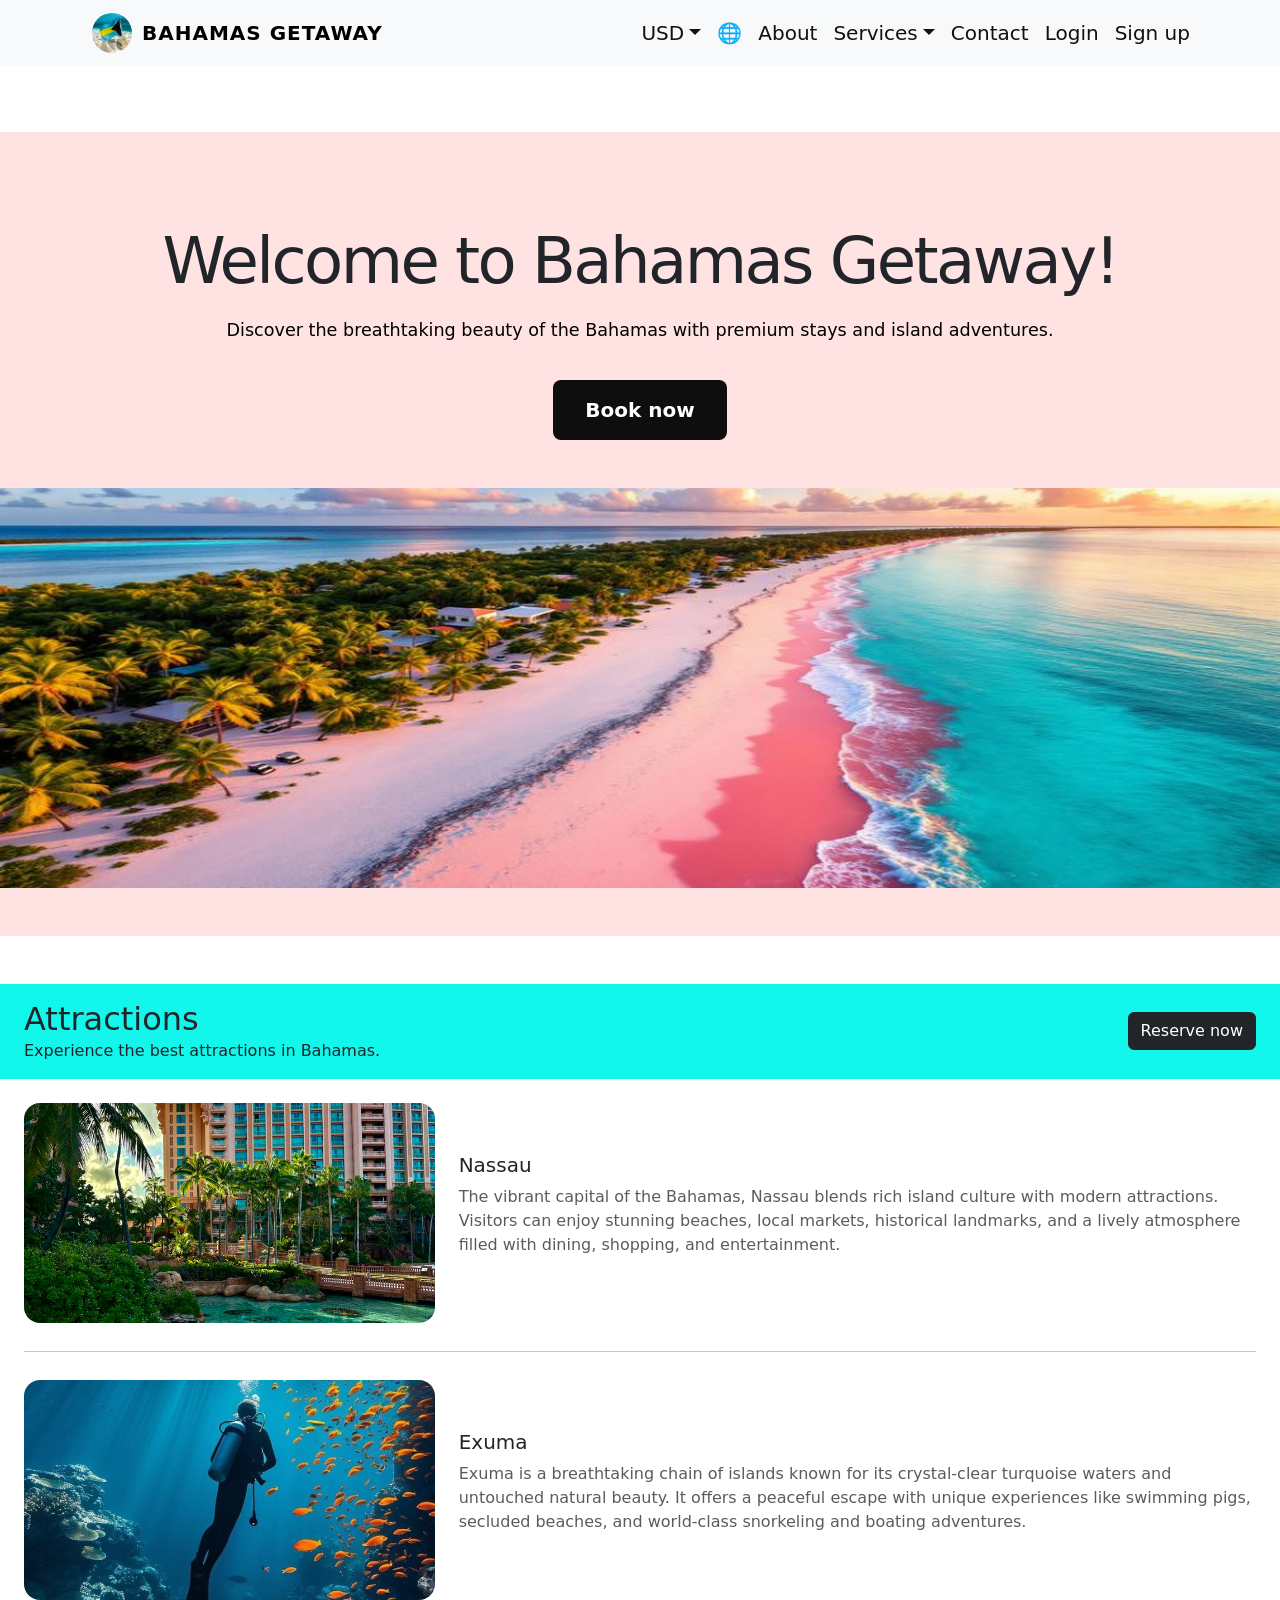
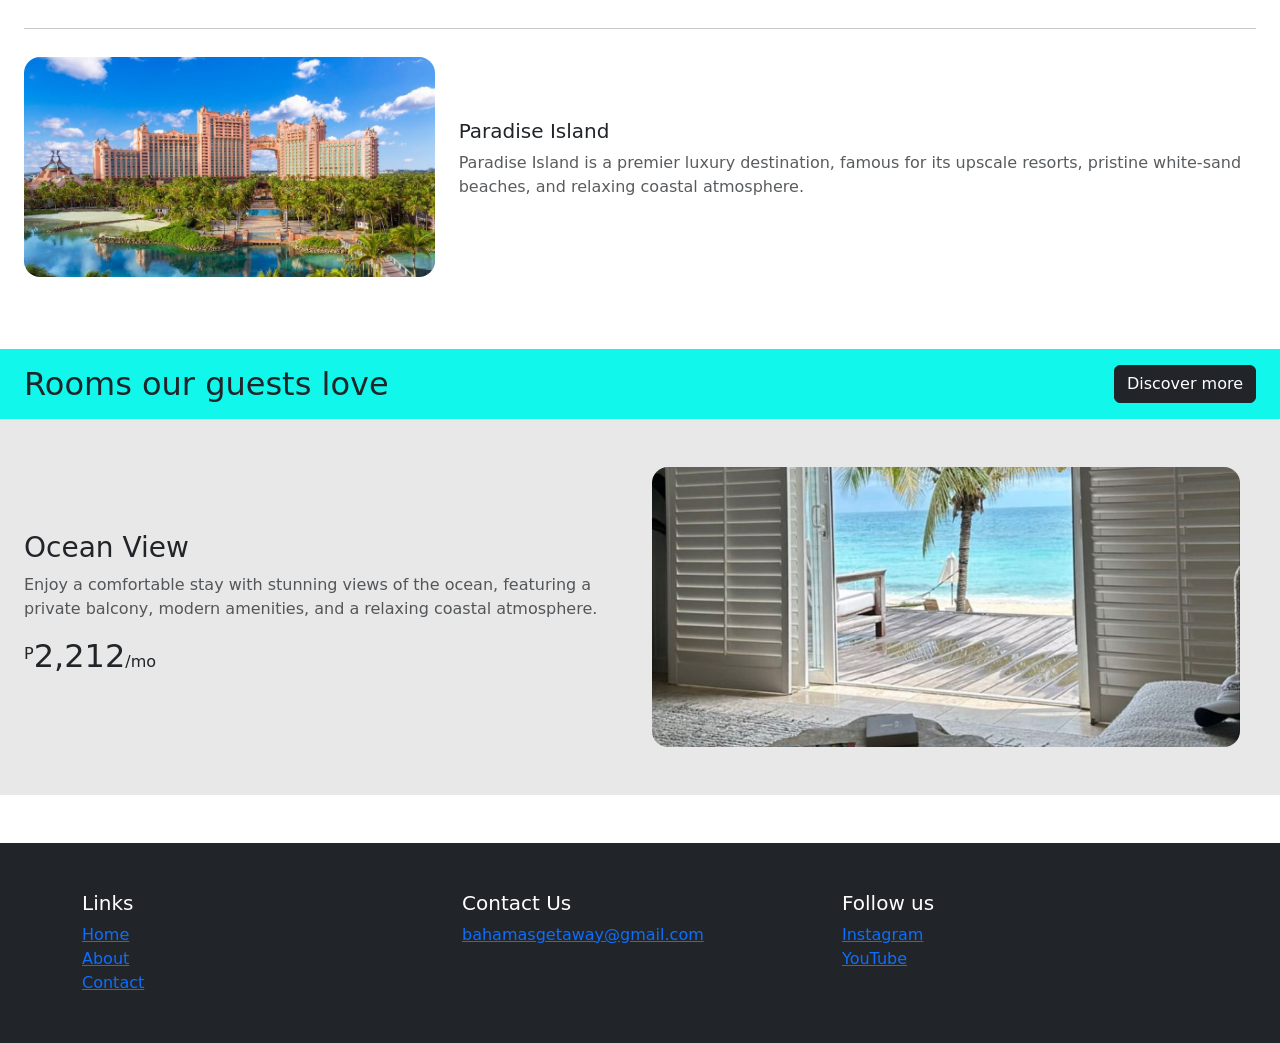
<file: index.html>
<!DOCTYPE html>
<html lang="en">

<head>
    <meta charset="UTF-8">
    <meta name="viewport" content="width=device-width, initial-scale=1.0">
    <title>Bahamas Getaway</title>
    <link rel="icon" type="image/png" href="images/favicon-32x32.png">
    <link rel="stylesheet" href="https://cdn.jsdelivr.net/npm/bootstrap@5.3.0/dist/css/bootstrap.min.css">
    <link rel="stylesheet" href="styles.css">
    <script src="https://cdn.jsdelivr.net/npm/bootstrap@5.3.0/dist/js/bootstrap.bundle.min.js" defer></script>

</head>

<body>
    <nav class="navbar navbar-expand-lg navbar-light bg-light fixed-top">
        <div class="container">
            <a class="navbar-brand fw-bold" href="index.html">

                <div id="id-logo">
                    <img src="images/bha.jpg" id="Logo" alt="The Bahamas flag under the ocean"
                        style="height: 40px; margin-left: 10px;"> Bahamas Getaway
                </div>
            </a>


            <button class="navbar-toggler" type="button" data-bs-toggle="collapse" data-bs-target="#navMenu"
                aria-controls="navMenu" aria-expanded="false" aria-label="Toggle navigation">
                <span class="navbar-toggler-icon"></span>
            </button>

            <div class="collapse navbar-collapse" id="navMenu">
                <ul class="navbar-nav ms-auto">
                    <li class="nav-item dropdown">
                        <a class="nav-link dropdown-toggle" href="#" id="currencyDropdown" role="button"
                            data-bs-toggle="dropdown" aria-expanded="false">USD</a>
                        <ul class="dropdown-menu" aria-labelledby="currencyDropdown">
                            <li><a class="dropdown-item" href="#">USD ($)</a></li>
                            <li><a class="dropdown-item" href="#">BWP (P)</a></li>
                            <li><a class="dropdown-item" href="#">EUR (€)</a></li>
                            <li><a class="dropdown-item" href="#">GBP (£)</a></li>
                        </ul>
                    </li>
                    <li class="nav-item dropdown">
                        <a class="nav-link" href="#" id="languageDropdown" role="button" data-bs-toggle="dropdown"
                            aria-expanded="false">🌐</a>
                        <ul class="dropdown-menu" aria-labelledby="languageDropdown">
                            <li><a class="dropdown-item" href="#">English</a></li>
                            <li><a class="dropdown-item" href="#">Español</a></li>
                            <li><a class="dropdown-item" href="#">Français</a></li>
                        </ul>
                    </li>
                    <li class="nav-item"><a class="nav-link" href="About.html">About</a></li>
                    <li class="nav-item dropdown">
                        <a class="nav-link dropdown-toggle" href="#" id="servicesDropdown" role="button"
                            data-bs-toggle="dropdown" aria-expanded="false">Services</a>
                        <ul class="dropdown-menu" aria-labelledby="servicesDropdown">
                            <li><a class="dropdown-item" href="Rooms.html">Rooms</a></li>
                            <li><a class="dropdown-item" href="CarRental.html">Car rental</a></li>
                            <li><a class="dropdown-item" href="Attractions.html">Attractions</a></li>
                        </ul>
                    </li>
                    <li class="nav-item"><a class="nav-link" href="Contact.html">Contact</a></li>
                    <li class="nav-item"><a class="nav-link" href="Login.html">Login</a></li>
                    <li class="nav-item"><a class="nav-link" href="SignUp.html">Sign up</a></li>
                </ul>
                </li>
                </ul>
            </div>
        </div>
    </nav>

    <main class="mt-5 pt-4">
        <section class="hero" id="About">

            <div class="container text-center text-lg-start">
                <div class="card-body text-center p-5">
                    <h1>Welcome to Bahamas Getaway!</h1>
                    <p>Discover the breathtaking beauty of the Bahamas with premium stays and island adventures.</p>

                    <a href="Rooms.html" class="btn btn-primary btn-lg" id="book_button"
                        style="background-color: #0e0e0e;">
                        Book now
                    </a>
                </div>

            </div>

            <div class="hero-image">
                <img src="images/beach.jpg" alt="Bahamas beach scene">
            </div>

            </div>
        </section>



        <section class="my-5" id="Attractions">
            <div class="d-flex justify-content-between align-items-center px-4 py-3" style="background: #12f7eb;">
                <div>
                    <h2 class="mb-0">Attractions</h2>
                    <p class="mb-0">Experience the best attractions in Bahamas.</p>
                </div>
                <a href="Attractions.html" class="btn btn-dark">Reserve now</a>
            </div>

            <div class="px-4 py-4" style="background: #ffffff;">
                <div class="d-flex flex-column gap-4">

                    <div class="row g-0 align-items-center">
                        <div class="col-md-4">
                            <img src="images/nassau.jpg" class="img-fluid rounded-4 w-100"
                                style="height:220px; object-fit:cover;" alt="Nassau">
                        </div>
                        <div class="col-md-8 ps-4">
                            <h5>Nassau</h5>
                            <p class="text-muted">The vibrant capital of the Bahamas, Nassau blends rich island
                                culture with modern attractions. Visitors can enjoy stunning beaches, local markets,
                                historical landmarks, and a lively atmosphere filled with dining, shopping, and
                                entertainment.</p>
                        </div>
                    </div>

                    <hr class="my-1">

                    <div class="row g-0 align-items-center">
                        <div class="col-md-4">
                            <img src="images/exuma.jpg" class="img-fluid rounded-4 w-100"
                                style="height:220px; object-fit:cover;" alt="Exuma">
                        </div>
                        <div class="col-md-8 ps-4">
                            <h5>Exuma</h5>
                            <p class="text-muted">Exuma is a breathtaking chain of islands known for its crystal-clear
                                turquoise waters and untouched natural beauty. It offers a peaceful escape with unique
                                experiences like swimming pigs, secluded beaches, and world-class snorkeling and boating
                                adventures.</p>
                        </div>
                    </div>

                    <hr class="my-1">

                    <div class="row g-0 align-items-center">
                        <div class="col-md-4">
                            <img src="images/paradise.jpg" class="img-fluid rounded-4 w-100"
                                style="height:220px; object-fit:cover;" alt="Paradise Island">
                        </div>
                        <div class="col-md-8 ps-4">
                            <h5>Paradise Island</h5>
                            <p class="text-muted">Paradise Island is a premier luxury destination, famous for its
                                upscale resorts, pristine white-sand beaches, and relaxing coastal atmosphere.</p>
                        </div>
                    </div>

                </div>
            </div>
        </section>


        <section class="my-5" id="Rooms">
            
            <div class="d-flex justify-content-between align-items-center px-4 py-3" style="background: #12f7eb;">
                <h2 class="mb-0">Rooms our guests love</h2>
                <a href="Rooms.html" class="btn btn-dark">Discover more</a>
            </div>

            <div class="px-4 py-5" style="background: #e8e8e8;">
                <div class="row align-items-center">

                    <div class="col-lg-6">
                        <h3>Ocean View</h3>
                        <p class="text-muted">Enjoy a comfortable stay with stunning views of the ocean,
                            featuring a private balcony, modern amenities, and a relaxing coastal atmosphere.</p>
                        <h2><sup style="font-size:1rem;">P</sup>2,212<small style="font-size:1rem;">/mo</small></h2>
                    </div>

                    <div class="col-lg-6 d-flex align-items-center gap-3">
                        <img src="images/room.jpg" class="rounded-4 w-100" style="height: 280px; object-fit: cover;"
                            alt="Ocean View Room">
                        <span style="font-size: 1.5rem; color: #aaa;"></span>
                    </div>

                </div>
            </div>
        </section>

    </main>

    <footer class="bg-dark text-white py-5" id="Contact">
        <div class="container">
            <div class="row gy-4">
                <div class="col-md-4">
                    <h5>Links</h5>
                    <a href="index.html">Home</a><br>
                    <a href="About.html">About</a><br>
                    <a href="Contact.html">Contact</a>
                </div>
                <div class="col-md-4">
                    <h5>Contact Us</h5>
                    <a href="mailto:bahamasgetaway@gmail.com">bahamasgetaway@gmail.com</a>
                </div>
                <div class="col-md-4">
                    <h5>Follow us</h5>
                    <a href="#">Instagram</a><br>
                    <a href="#">YouTube</a>
                </div>
            </div>
        </div>
    </footer>
</body>

</html>
</file>
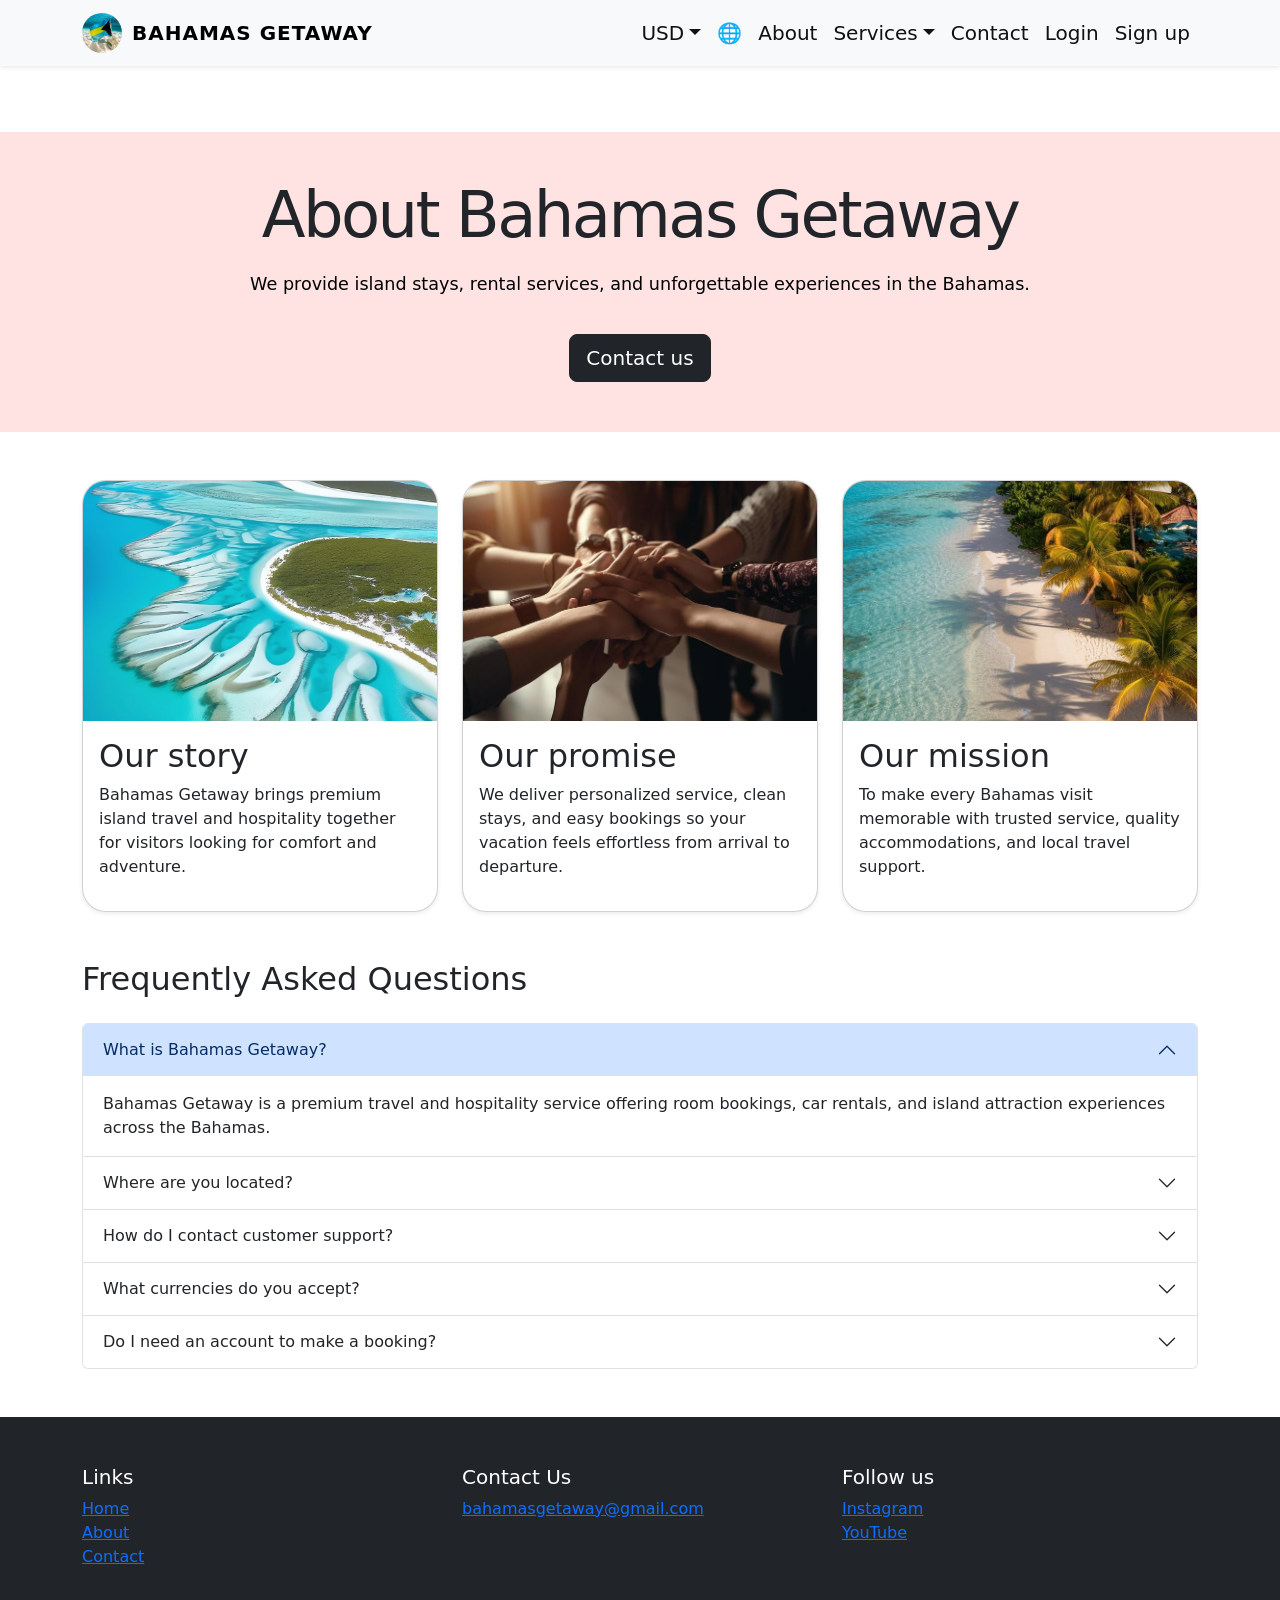
<file: About.html>
<!DOCTYPE html>
<html lang="en">

<head>
    <meta charset="UTF-8">
    <meta name="viewport" content="width=device-width, initial-scale=1.0">
    <title>About | Bahamas Getaway</title>
    <link rel="icon" type="image/png" href="images/favicon-32x32.png">
    <link rel="stylesheet" href="https://cdn.jsdelivr.net/npm/bootstrap@5.3.0/dist/css/bootstrap.min.css">
    <link rel="stylesheet" href="styles.css">
    <script src="https://cdn.jsdelivr.net/npm/bootstrap@5.3.0/dist/js/bootstrap.bundle.min.js"></script>

</head>

<body>
    <nav class="navbar navbar-expand-lg navbar-light bg-light fixed-top shadow-sm">
        <div class="container">
            <a class="navbar-brand fw-bold" href="index.html">

                <div id="id-logo">
                    <img src="images/bha.jpg" id="Logo" alt="The Bahamas flag under the ocean"
                        style="height: 40px; margin-right: 10px;"> Bahamas Getaway
                </div>
            </a>


            <button class="navbar-toggler" type="button" data-bs-toggle="collapse" data-bs-target="#navMenu"
                aria-controls="navMenu" aria-expanded="false" aria-label="Toggle navigation">
                <span class="navbar-toggler-icon"></span>
            </button>


            <div class="collapse navbar-collapse" id="navMenu">
                <ul class="navbar-nav ms-auto">
                    <li class="nav-item dropdown">
                        <a class="nav-link dropdown-toggle" href="#" id="currencyDropdown" role="button"
                            data-bs-toggle="dropdown" aria-expanded="false">USD</a>
                        <ul class="dropdown-menu" aria-labelledby="currencyDropdown">
                            <li><a class="dropdown-item" href="#">USD ($)</a></li>
                            <li><a class="dropdown-item" href="#">BWP (P)</a></li>
                            <li><a class="dropdown-item" href="#">EUR (€)</a></li>
                            <li><a class="dropdown-item" href="#">GBP (£)</a></li>
                        </ul>
                    </li>
                    <li class="nav-item dropdown">
                        <a class="nav-link" href="#" id="languageDropdown" role="button" data-bs-toggle="dropdown"
                            aria-expanded="false">🌐</a>
                        <ul class="dropdown-menu" aria-labelledby="languageDropdown">
                            <li><a class="dropdown-item" href="#">English</a></li>
                            <li><a class="dropdown-item" href="#">Español</a></li>
                            <li><a class="dropdown-item" href="#">Français</a></li>
                        </ul>
                    </li>
                    <li class="nav-item"><a class="nav-link" href="About.html">About</a></li>
                    <li class="nav-item dropdown">
                        <a class="nav-link dropdown-toggle" href="#" id="servicesDropdown" role="button"
                            data-bs-toggle="dropdown" aria-expanded="false">Services</a>
                        <ul class="dropdown-menu" aria-labelledby="servicesDropdown">
                            <li><a class="dropdown-item" href="Rooms.html">Rooms</a></li>
                            <li><a class="dropdown-item" href="CarRental.html">Car rental</a></li>
                            <li><a class="dropdown-item" href="Attractions.html">Attractions</a></li>
                        </ul>
                    </li>
                    <li class="nav-item"><a class="nav-link" href="Contact.html">Contact</a></li>
                    <li class="nav-item"><a class="nav-link" href="Login.html">Login</a></li>
                    <li class="nav-item"><a class="nav-link" href="SignUp.html">Sign up</a></li>
                </ul>
            </div>
        </div>
    </nav>

    <main class="mt-5 pt-4">
        <section class="hero py-5">
            <div class="d-flex flex-column align-items-center text-lg-start">
                <h1>About Bahamas Getaway</h1>
                <p>We provide island stays, rental services, and unforgettable experiences in the Bahamas.</p>
                <a href="Contact.html" class="btn btn-dark btn-lg ">Contact us</a>
            </div>
        </section>

        <section class="container my-5">
            <div class="row gy-4">
                <div class="col-lg-4">
                    <div class="card h-100 shadow-sm">
                        <img src="images/About/our-story.jpg" class="card-img-top"
                            alt="Aerial view of the Bahamas coastline">
                        <div class="card-body">
                            <h2>Our story</h2>
                            <p>Bahamas Getaway brings premium island travel and hospitality together for visitors
                                looking for
                                comfort and adventure.</p>
                        </div>
                    </div>
                </div>
                <div class="col-lg-4">
                    <div class="card h-100 shadow-sm">
                        <img src="images/About/our Promise.jpg" class="card-img-top" alt="Team of friendly staff">
                        <div class="card-body">
                            <h2>Our promise</h2>
                            <p>We deliver personalized service, clean stays, and easy bookings so your vacation feels
                                effortless
                                from arrival to departure.</p>
                        </div>
                    </div>
                </div>
                <div class="col-lg-4">
                    <div class="card h-100 shadow-sm">
                        <img src="images/About/our-mission.jpg" class="card-img-top" alt="Scenic view of the Bahamas">
                        <div class="card-body">
                            <h2>Our mission</h2>
                            <p>To make every Bahamas visit memorable with trusted service, quality accommodations, and
                                local
                                travel support.</p>
                        </div>
                    </div>
                </div>
            </div>
        </section>

        <section class="container my-5">
            <h2 class="mb-4">Frequently Asked Questions</h2>
            <div class="accordion" id="aboutFAQ">

                <div class="accordion-item">
                    <h2 class="accordion-header" id="faq1">
                        <button class="accordion-button" type="button" data-bs-toggle="collapse"
                            data-bs-target="#answer1" aria-expanded="true" aria-controls="answer1">
                            What is Bahamas Getaway?
                        </button>
                    </h2>
                    <div id="answer1" class="accordion-collapse collapse show" aria-labelledby="faq1"
                        data-bs-parent="#aboutFAQ">
                        <div class="accordion-body">
                            Bahamas Getaway is a premium travel and hospitality service offering room bookings, car
                            rentals, and island attraction experiences across the Bahamas.
                        </div>
                    </div>
                </div>

                <div class="accordion-item">
                    <h2 class="accordion-header" id="faq2">
                        <button class="accordion-button collapsed" type="button" data-bs-toggle="collapse"
                            data-bs-target="#answer2" aria-expanded="false" aria-controls="answer2">
                            Where are you located?
                        </button>
                    </h2>
                    <div id="answer2" class="accordion-collapse collapse" aria-labelledby="faq2"
                        data-bs-parent="#aboutFAQ">
                        <div class="accordion-body">
                            We are based in Nassau, Bahamas, but our services cover multiple islands including Exuma and
                            Paradise Island.
                        </div>
                    </div>
                </div>

                <div class="accordion-item">
                    <h2 class="accordion-header" id="faq3">
                        <button class="accordion-button collapsed" type="button" data-bs-toggle="collapse"
                            data-bs-target="#answer3" aria-expanded="false" aria-controls="answer3">
                            How do I contact customer support?
                        </button>
                    </h2>
                    <div id="answer3" class="accordion-collapse collapse" aria-labelledby="faq3"
                        data-bs-parent="#aboutFAQ">
                        <div class="accordion-body">
                            You can reach us via email at bahamasgetaway@gmail.com or through our Contact page. We aim
                            to respond within 24 hours.
                        </div>
                    </div>
                </div>

                <div class="accordion-item">
                    <h2 class="accordion-header" id="faq4">
                        <button class="accordion-button collapsed" type="button" data-bs-toggle="collapse"
                            data-bs-target="#answer4" aria-expanded="false" aria-controls="answer4">
                            What currencies do you accept?
                        </button>
                    </h2>
                    <div id="answer4" class="accordion-collapse collapse" aria-labelledby="faq4"
                        data-bs-parent="#aboutFAQ">
                        <div class="accordion-body">
                            We accept USD, BWP (Pula), EUR, and GBP. Prices displayed can be switched using the currency
                            selector in the navigation bar.
                        </div>
                    </div>
                </div>

                <div class="accordion-item">
                    <h2 class="accordion-header" id="faq5">
                        <button class="accordion-button collapsed" type="button" data-bs-toggle="collapse"
                            data-bs-target="#answer5" aria-expanded="false" aria-controls="answer5">
                            Do I need an account to make a booking?
                        </button>
                    </h2>
                    <div id="answer5" class="accordion-collapse collapse" aria-labelledby="faq5"
                        data-bs-parent="#aboutFAQ">
                        <div class="accordion-body">
                            No, you can book as a guest. However creating an account lets you manage your bookings, save
                            favourites, and get personalized recommendations.
                        </div>
                    </div>
                </div>

            </div>
        </section>
    </main>

    <footer class="bg-dark text-white py-5">
        <div class="container">
            <div class="row gy-4">
                <div class="col-md-4">
                    <h5>Links</h5>
                    <a href="index.html">Home</a><br>
                    <a href="About.html">About</a><br>
                    <a href="Contact.html">Contact</a>
                </div>
                <div class="col-md-4">
                    <h5>Contact Us</h5>
                    <a href="mailto:bahamasgetaway@gmail.com">bahamasgetaway@gmail.com</a>
                </div>
                <div class="col-md-4">
                    <h5>Follow us</h5>
                    <a href="#">Instagram</a><br>
                    <a href="#">YouTube</a>
                </div>
            </div>
        </div>
    </footer>
</body>

</html>
</file>
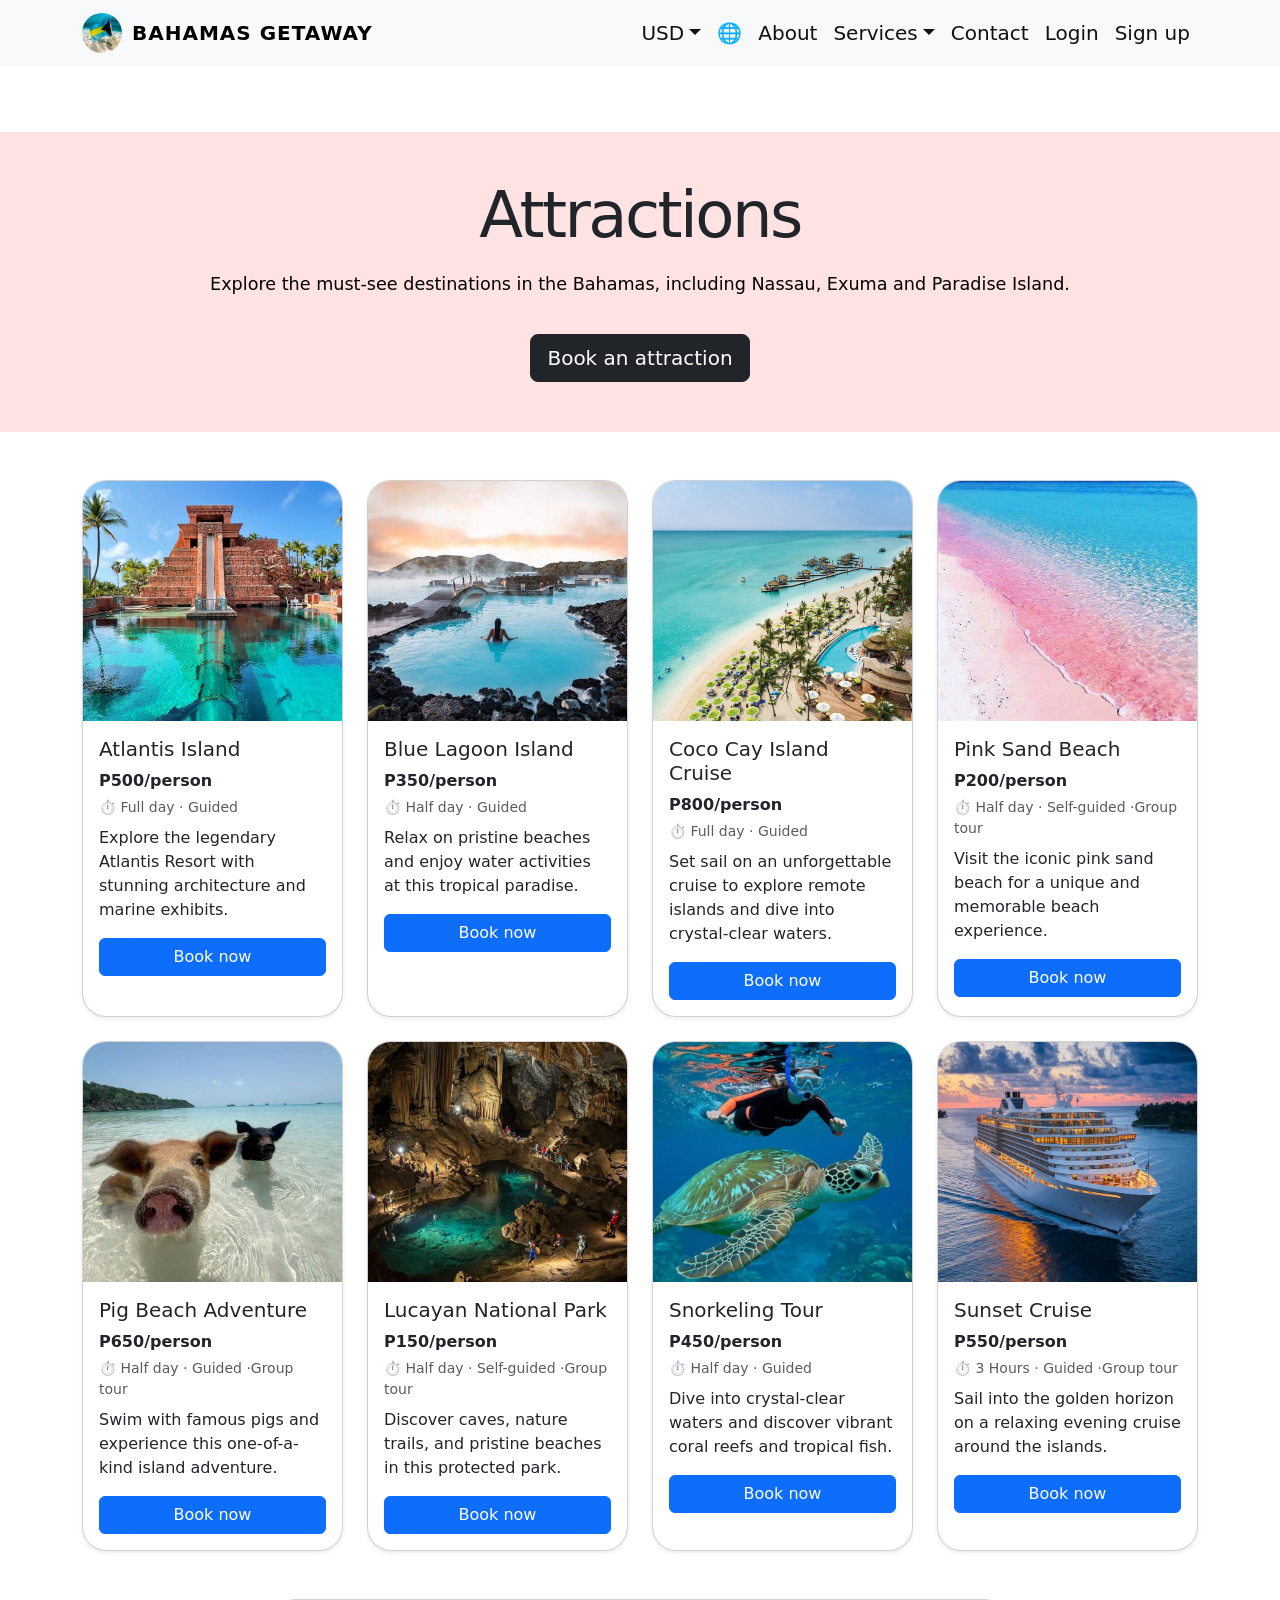
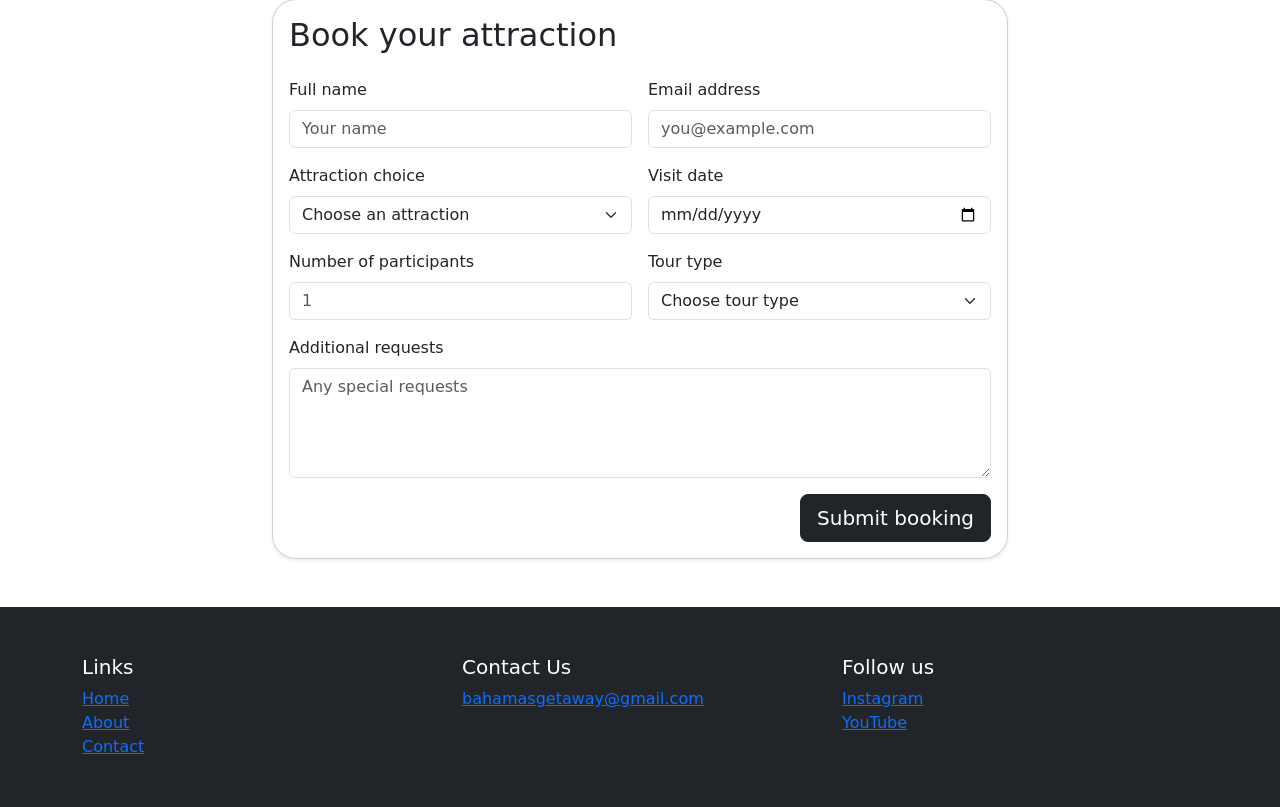
<file: Attractions.html>
﻿<!DOCTYPE html>
<html lang="en">

<head>
    <meta charset="UTF-8">
    <meta name="viewport" content="width=device-width, initial-scale=1.0">
    <title>Attractions | Bahamas Getaway</title>
    <link rel="icon" type="image/png" href="images/favicon-32x32.png">
    <link href="https://cdn.jsdelivr.net/npm/bootstrap@5.3.0/dist/css/bootstrap.min.css" rel="stylesheet">
    <link rel="stylesheet" href="styles.css">
    <script src="https://cdn.jsdelivr.net/npm/bootstrap@5.3.0/dist/js/bootstrap.bundle.min.js"></script>
</head>

<body>
    <nav class="navbar navbar-expand-lg navbar-light bg-light fixed-top">
        <div class="container">
            <a class="navbar-brand fw-bold" href="index.html">
                <div id="id-logo">
                    <img src="images/bha.jpg" id="Logo" alt="The Bahamas flag under the ocean"
                        style="height: 40px; margin-right: 10px;"> Bahamas Getaway
                </div>
            </a>
            <button class="navbar-toggler" type="button" data-bs-toggle="collapse" data-bs-target="#navMenu"
                aria-controls="navMenu" aria-expanded="false" aria-label="Toggle navigation">
                <span class="navbar-toggler-icon"></span>
            </button>
            <div class="collapse navbar-collapse" id="navMenu">
                <ul class="navbar-nav ms-auto">
                    <li class="nav-item dropdown">
                        <a class="nav-link dropdown-toggle" href="#" id="currencyDropdown" role="button"
                            data-bs-toggle="dropdown" aria-expanded="false">USD</a>
                        <ul class="dropdown-menu" aria-labelledby="currencyDropdown">
                            <li><a class="dropdown-item" href="#">USD ($)</a></li>
                            <li><a class="dropdown-item" href="#">BWP (P)</a></li>
                            <li><a class="dropdown-item" href="#">EUR (€)</a></li>
                            <li><a class="dropdown-item" href="#">GBP (£)</a></li>
                        </ul>
                    </li>
                    <li class="nav-item dropdown">
                        <a class="nav-link" href="#" id="languageDropdown" role="button" data-bs-toggle="dropdown"
                            aria-expanded="false">🌐</a>
                        <ul class="dropdown-menu" aria-labelledby="languageDropdown">
                            <li><a class="dropdown-item" href="#">English</a></li>
                            <li><a class="dropdown-item" href="#">Español</a></li>
                            <li><a class="dropdown-item" href="#">Français</a></li>
                        </ul>
                    </li>
                    <li class="nav-item"><a class="nav-link" href="About.html">About</a></li>
                    <li class="nav-item dropdown">
                        <a class="nav-link dropdown-toggle" href="#" id="servicesDropdown" role="button"
                            data-bs-toggle="dropdown" aria-expanded="false">Services</a>
                        <ul class="dropdown-menu" aria-labelledby="servicesDropdown">
                            <li><a class="dropdown-item" href="Rooms.html">Rooms</a></li>
                            <li><a class="dropdown-item" href="CarRental.html">Car rental</a></li>
                            <li><a class="dropdown-item" href="Attractions.html">Attractions</a></li>
                        </ul>
                    </li>
                    <li class="nav-item"><a class="nav-link" href="Contact.html">Contact</a></li>
                    <li class="nav-item"><a class="nav-link" href="Login.html">Login</a></li>
                    <li class="nav-item"><a class="nav-link" href="SignUp.html">Sign up</a></li>
                </ul>
            </div>
        </div>
    </nav>

    <main class="mt-5 pt-4">
        <section class="hero py-5">
            <div class="container text-center">
                <h1>Attractions</h1>
                <p>Explore the must-see destinations in the Bahamas, including Nassau, Exuma and Paradise Island.</p>
                <a href="#booking" class="btn btn-dark btn-lg">Book an attraction</a>
            </div>
        </section>

        <section class="container my-5">
            <div class="row g-4">

                <div class="col-md-6 col-lg-3">
                    <div class="card h-100 shadow-sm">
                        <img src="images/attractions/Atlantis island.jpg" class="card-img-top" alt="Atlantis Island">
                        <div class="card-body">
                            <h5 class="card-title">Atlantis Island</h5>
                            <p class="fw-bold mb-1">P500/person</p>
                            <p class="text-muted small mb-2">⏱ Full day · Guided</p>
                            <p class="card-text">Explore the legendary Atlantis Resort with stunning architecture and marine exhibits.</p>
                            <a href="#booking" class="btn btn-primary w-100">Book now</a>
                        </div>
                    </div>
                </div>

                <div class="col-md-6 col-lg-3">
                    <div class="card h-100 shadow-sm">
                        <img src="images/attractions/blue laggon island.jpg" class="card-img-top" alt="Blue Lagoon Island">
                        <div class="card-body">
                            <h5 class="card-title">Blue Lagoon Island</h5>
                            <p class="fw-bold mb-1">P350/person</p>
                            <p class="text-muted small mb-2">⏱ Half day · Guided</p>
                            <p class="card-text">Relax on pristine beaches and enjoy water activities at this tropical paradise.</p>
                            <a href="#booking" class="btn btn-primary w-100">Book now</a>
                        </div>
                    </div>
                </div>

                <div class="col-md-6 col-lg-3">
                    <div class="card h-100 shadow-sm">
                        <img src="images/attractions/coco cay cruises island.jpg" class="card-img-top" alt="Coco Cay">
                        <div class="card-body">
                            <h5 class="card-title">Coco Cay Island Cruise</h5>
                            <p class="fw-bold mb-1">P800/person</p>
                            <p class="text-muted small mb-2">⏱ Full day · Guided</p>
                            <p class="card-text">Set sail on an unforgettable cruise to explore remote islands and dive into crystal-clear waters.</p>
                            <a href="#booking" class="btn btn-primary w-100">Book now</a>
                        </div>
                    </div>
                </div>

                <div class="col-md-6 col-lg-3">
                    <div class="card h-100 shadow-sm">
                        <img src="images/attractions/pink sand beach.jpg" class="card-img-top" alt="Pink Sand Beach">
                        <div class="card-body">
                            <h5 class="card-title">Pink Sand Beach</h5>
                            <p class="fw-bold mb-1">P200/person</p>
                            <p class="text-muted small mb-2">⏱ Half day · Self-guided ·Group tour</p>
                            <p class="card-text">Visit the iconic pink sand beach for a unique and memorable beach experience.</p>
                            <a href="#booking" class="btn btn-primary w-100">Book now</a>
                        </div>
                    </div>
                </div>

                <div class="col-md-6 col-lg-3">
                    <div class="card h-100 shadow-sm">
                        <img src="images/attractions/pig beach.jpg" class="card-img-top" alt="Pig Beach">
                        <div class="card-body">
                            <h5 class="card-title">Pig Beach Adventure</h5>
                            <p class="fw-bold mb-1">P650/person</p>
                            <p class="text-muted small mb-2">⏱ Half day · Guided ·Group tour</p>
                            <p class="card-text">Swim with famous pigs and experience this one-of-a-kind island adventure.</p>
                            <a href="#booking" class="btn btn-primary w-100">Book now</a>
                        </div>
                    </div>
                </div>

                <div class="col-md-6 col-lg-3">
                    <div class="card h-100 shadow-sm">
                        <img src="images/attractions/lucayan park.jpg" class="card-img-top" alt="Lucayan Park">
                        <div class="card-body">
                            <h5 class="card-title">Lucayan National Park</h5>
                            <p class="fw-bold mb-1">P150/person</p>
                            <p class="text-muted small mb-2">⏱ Half day · Self-guided ·Group tour</p>
                            <p class="card-text">Discover caves, nature trails, and pristine beaches in this protected park.</p>
                            <a href="#booking" class="btn btn-primary w-100">Book now</a>
                        </div>
                    </div>
                </div>

                <div class="col-md-6 col-lg-3">
                    <div class="card h-100 shadow-sm">
                        <img src="images/attractions/snorkeling.jpg" class="card-img-top" alt="Snorkeling Tour">
                        <div class="card-body">
                            <h5 class="card-title">Snorkeling Tour</h5>
                            <p class="fw-bold mb-1">P450/person</p>
                            <p class="text-muted small mb-2">⏱ Half day · Guided</p>
                            <p class="card-text">Dive into crystal-clear waters and discover vibrant coral reefs and tropical fish.</p>
                            <a href="#booking" class="btn btn-primary w-100">Book now</a>
                        </div>
                    </div>
                </div>

                <div class="col-md-6 col-lg-3">
                    <div class="card h-100 shadow-sm">
                        <img src="images/attractions/sunset cruise.jpg" class="card-img-top" alt="Sunset Cruise">
                        <div class="card-body">
                            <h5 class="card-title">Sunset Cruise</h5>
                            <p class="fw-bold mb-1">P550/person</p>
                            <p class="text-muted small mb-2">⏱ 3 Hours · Guided ·Group tour</p>
                            <p class="card-text">Sail into the golden horizon on a relaxing evening cruise around the islands.</p>
                            <a href="#booking" class="btn btn-primary w-100">Book now</a>
                        </div>
                    </div>
                </div>

            </div>
        </section>

        <section id="booking" class="container my-5">
            <div class="row justify-content-center">
                <div class="col-lg-8">
                    <div class="card shadow-sm">
                        <div class="card-body">
                            <h2 class="mb-4">Book your attraction</h2>
                            <form id="attractionBookingForm">
                                <div class="row g-3">
                                    <div class="col-md-6">
                                        <label for="fullName" class="form-label">Full name</label>
                                        <input type="text" class="form-control" id="fullName" placeholder="Your name">
                                    </div>
                                    <div class="col-md-6">
                                        <label for="email" class="form-label">Email address</label>
                                        <input type="email" class="form-control" id="email" placeholder="you@example.com">
                                    </div>
                                    <div class="col-md-6">
                                        <label for="attractionChoice" class="form-label">Attraction choice</label>
                                        <select id="attractionChoice" class="form-select">
                                            <option selected>Choose an attraction</option>
                                            <option>Atlantis Island - P500/person</option>
                                            <option>Blue Lagoon Island - P350/person</option>
                                            <option>Coco Cay Island Cruise - P800/person</option>
                                            <option>Pink Sand Beach - P200/person</option>
                                            <option>Pig Beach Adventure - P650/person</option>
                                            <option>Lucayan National Park - P150/person</option>
                                            <option>Snorkeling Tour - P450/person</option>
                                            <option>Sunset Cruise - P550/person</option>
                                        </select>
                                    </div>
                                    <div class="col-md-6">
                                        <label for="visitDate" class="form-label">Visit date</label>
                                        <input type="date" class="form-control" id="visitDate">
                                    </div>
                                    <div class="col-md-6">
                                        <label for="participants" class="form-label">Number of participants</label>
                                        <input type="number" class="form-control" id="participants" placeholder="1" min="1">
                                    </div>
                                    <div class="col-md-6">
                                        <label for="tourType" class="form-label">Tour type</label>
                                        <select id="tourType" class="form-select">
                                            <option selected>Choose tour type</option>
                                            <option>Guided tour</option>
                                            <option>Self-guided</option>
                                            <option>Group tour</option>
                                        </select>
                                    </div>
                                    <div class="col-12">
                                        <label for="message" class="form-label">Additional requests</label>
                                        <textarea id="message" class="form-control" rows="4"
                                            placeholder="Any special requests"></textarea>
                                    </div>
                                    <div class="col-12 text-end">
                                        <button type="submit" class="btn btn-dark btn-lg">Submit booking</button>
                                    </div>
                                </div>
                            </form>
                        </div>
                    </div>
                </div>
            </div>
        </section>
    </main>

    <footer class="bg-dark text-white py-5">
        <div class="container">
            <div class="row gy-4">
                <div class="col-md-4">
                    <h5>Links</h5>
                    <a href="index.html">Home</a><br>
                    <a href="About.html">About</a><br>
                    <a href="Contact.html">Contact</a>
                </div>
                <div class="col-md-4">
                    <h5>Contact Us</h5>
                    <a href="mailto:bahamasgetaway@gmail.com">bahamasgetaway@gmail.com</a>
                </div>
                <div class="col-md-4">
                    <h5>Follow us</h5>
                    <a href="#">Instagram</a><br>
                    <a href="#">YouTube</a>
                </div>
            </div>
        </div>
    </footer>

    <script>
        document.getElementById('attractionBookingForm').addEventListener('submit', function (event) {
            event.preventDefault();
            alert('Thank you! Your attraction booking request is confirmed. You will be redirected to the confirmation page.');
            window.location.href = 'BookingConfirmation.html';
        });
    </script>
</body>

</html>
</file>
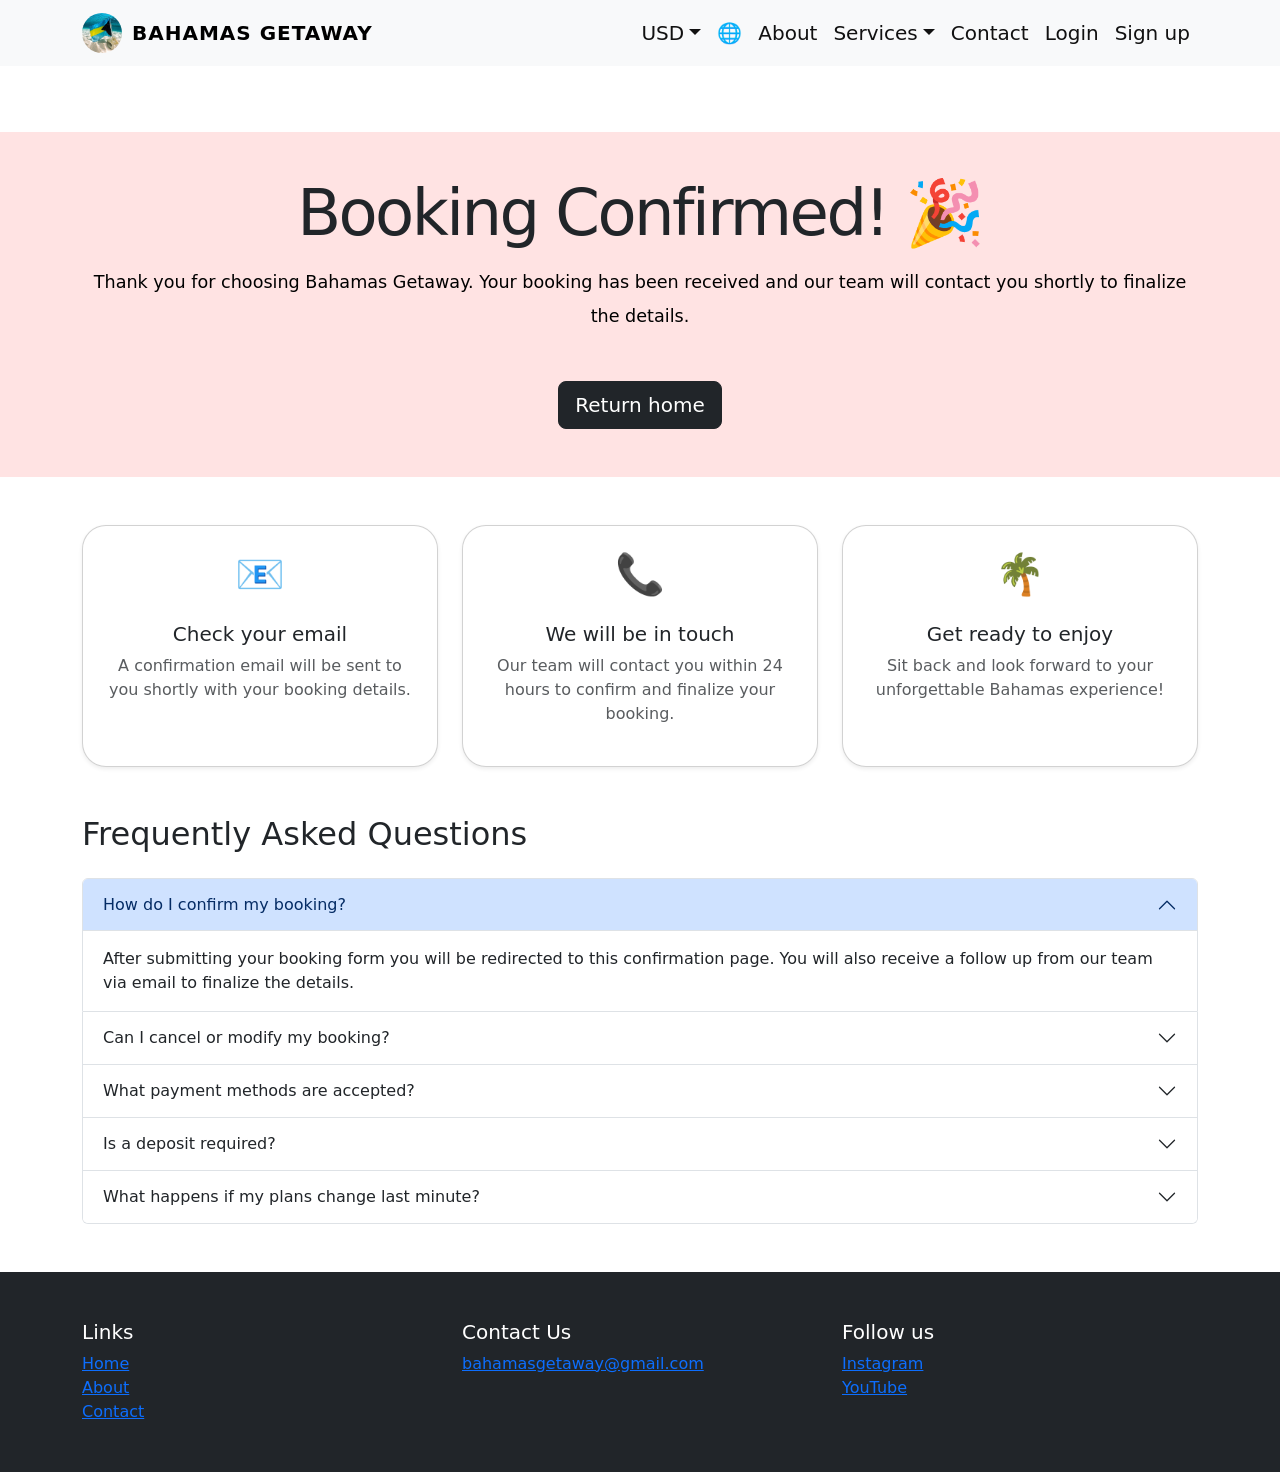
<file: BookingConfirmation.html>
<!DOCTYPE html>
<html lang="en">

<head>
    <meta charset="UTF-8">
    <meta name="viewport" content="width=device-width, initial-scale=1.0">
    <title>Booking Confirmation | Bahamas Getaway</title>
    <link rel="icon" type="image/png" href="images/favicon-32x32.png">
    <link href="https://cdn.jsdelivr.net/npm/bootstrap@5.3.0/dist/css/bootstrap.min.css" rel="stylesheet">
    <link rel="stylesheet" href="styles.css">
    <script src="https://cdn.jsdelivr.net/npm/bootstrap@5.3.0/dist/js/bootstrap.bundle.min.js"></script>
</head>

<body>
    <nav class="navbar navbar-expand-lg navbar-light bg-light fixed-top">
        <div class="container">
            <a class="navbar-brand fw-bold" href="index.html">
                <div id="id-logo">
                    <img src="images/bha.jpg" id="Logo" alt="The Bahamas flag under the ocean"
                        style="height: 40px; margin-right: 10px;"> Bahamas Getaway
                </div>
            </a>
            <button class="navbar-toggler" type="button" data-bs-toggle="collapse" data-bs-target="#navMenu"
                aria-controls="navMenu" aria-expanded="false" aria-label="Toggle navigation">
                <span class="navbar-toggler-icon"></span>
            </button>
            <div class="collapse navbar-collapse" id="navMenu">
                <ul class="navbar-nav ms-auto">
                    <li class="nav-item dropdown">
                        <a class="nav-link dropdown-toggle" href="#" id="currencyDropdown" role="button"
                            data-bs-toggle="dropdown" aria-expanded="false">USD</a>
                        <ul class="dropdown-menu" aria-labelledby="currencyDropdown">
                            <li><a class="dropdown-item" href="#">USD ($)</a></li>
                            <li><a class="dropdown-item" href="#">BWP (P)</a></li>
                            <li><a class="dropdown-item" href="#">EUR (€)</a></li>
                            <li><a class="dropdown-item" href="#">GBP (£)</a></li>
                        </ul>
                    </li>
                    <li class="nav-item dropdown">
                        <a class="nav-link" href="#" id="languageDropdown" role="button" data-bs-toggle="dropdown"
                            aria-expanded="false">🌐</a>
                        <ul class="dropdown-menu" aria-labelledby="languageDropdown">
                            <li><a class="dropdown-item" href="#">English</a></li>
                            <li><a class="dropdown-item" href="#">Español</a></li>
                            <li><a class="dropdown-item" href="#">Français</a></li>
                        </ul>
                    </li>
                    <li class="nav-item"><a class="nav-link" href="About.html">About</a></li>
                    <li class="nav-item dropdown">
                        <a class="nav-link dropdown-toggle" href="#" id="servicesDropdown" role="button"
                            data-bs-toggle="dropdown" aria-expanded="false">Services</a>
                        <ul class="dropdown-menu" aria-labelledby="servicesDropdown">
                            <li><a class="dropdown-item" href="Rooms.html">Rooms</a></li>
                            <li><a class="dropdown-item" href="CarRental.html">Car rental</a></li>
                            <li><a class="dropdown-item" href="Attractions.html">Attractions</a></li>
                        </ul>
                    </li>
                    <li class="nav-item"><a class="nav-link" href="Contact.html">Contact</a></li>
                    <li class="nav-item"><a class="nav-link" href="Login.html">Login</a></li>
                    <li class="nav-item"><a class="nav-link" href="SignUp.html">Sign up</a></li>
                </ul>
            </div>
        </div>
    </nav>

    <main class="mt-5 pt-4">

        <section class="hero py-5 text-center">
            <div class="container">
                <h1>Booking Confirmed! 🎉</h1>
                <p class="lead">Thank you for choosing Bahamas Getaway. Your booking has been received and our team will contact you shortly to finalize the details.</p>
                <a href="index.html" class="btn btn-dark btn-lg mt-3">Return home</a>
            </div>
        </section>

   
        <section class="container my-5">
            <div class="row gy-4 text-center">
                <div class="col-md-4">
                    <div class="card h-100 shadow-sm p-4">
                        <h1>📧</h1>
                        <h5 class="mt-3">Check your email</h5>
                        <p class="text-muted">A confirmation email will be sent to you shortly with your booking details.</p>
                    </div>
                </div>
                <div class="col-md-4">
                    <div class="card h-100 shadow-sm p-4">
                        <h1>📞</h1>
                        <h5 class="mt-3">We will be in touch</h5>
                        <p class="text-muted">Our team will contact you within 24 hours to confirm and finalize your booking.</p>
                    </div>
                </div>
                <div class="col-md-4">
                    <div class="card h-100 shadow-sm p-4">
                        <h1>🌴</h1>
                        <h5 class="mt-3">Get ready to enjoy</h5>
                        <p class="text-muted">Sit back and look forward to your unforgettable Bahamas experience!</p>
                    </div>
                </div>
            </div>
        </section>

        <section class="container my-5">
            <h2 class="mb-4">Frequently Asked Questions</h2>
            <div class="accordion" id="bookingFAQ">

                <div class="accordion-item">
                    <h2 class="accordion-header" id="bfaq1">
                        <button class="accordion-button" type="button" data-bs-toggle="collapse"
                            data-bs-target="#banswer1" aria-expanded="true" aria-controls="banswer1">
                            How do I confirm my booking?
                        </button>
                    </h2>
                    <div id="banswer1" class="accordion-collapse collapse show" aria-labelledby="bfaq1"
                        data-bs-parent="#bookingFAQ">
                        <div class="accordion-body">
                            After submitting your booking form you will be redirected to this confirmation page. You will also receive a follow up from our team via email to finalize the details.
                        </div>
                    </div>
                </div>

                <div class="accordion-item">
                    <h2 class="accordion-header" id="bfaq2">
                        <button class="accordion-button collapsed" type="button" data-bs-toggle="collapse"
                            data-bs-target="#banswer2" aria-expanded="false" aria-controls="banswer2">
                            Can I cancel or modify my booking?
                        </button>
                    </h2>
                    <div id="banswer2" class="accordion-collapse collapse" aria-labelledby="bfaq2"
                        data-bs-parent="#bookingFAQ">
                        <div class="accordion-body">
                            Yes, cancellations and modifications can be made up to 48 hours before your scheduled date. Contact us at bahamasgetaway@gmail.com to make changes.
                        </div>
                    </div>
                </div>

                <div class="accordion-item">
                    <h2 class="accordion-header" id="bfaq3">
                        <button class="accordion-button collapsed" type="button" data-bs-toggle="collapse"
                            data-bs-target="#banswer3" aria-expanded="false" aria-controls="banswer3">
                            What payment methods are accepted?
                        </button>
                    </h2>
                    <div id="banswer3" class="accordion-collapse collapse" aria-labelledby="bfaq3"
                        data-bs-parent="#bookingFAQ">
                        <div class="accordion-body">
                            We accept all major credit and debit cards, bank transfers, and mobile payments. Payment is processed securely upon booking confirmation.
                        </div>
                    </div>
                </div>

                <div class="accordion-item">
                    <h2 class="accordion-header" id="bfaq4">
                        <button class="accordion-button collapsed" type="button" data-bs-toggle="collapse"
                            data-bs-target="#banswer4" aria-expanded="false" aria-controls="banswer4">
                            Is a deposit required?
                        </button>
                    </h2>
                    <div id="banswer4" class="accordion-collapse collapse" aria-labelledby="bfaq4"
                        data-bs-parent="#bookingFAQ">
                        <div class="accordion-body">
                            A 20% deposit is required to secure your booking. The remaining balance is due 7 days before your arrival or activity date.
                        </div>
                    </div>
                </div>

                <div class="accordion-item">
                    <h2 class="accordion-header" id="bfaq5">
                        <button class="accordion-button collapsed" type="button" data-bs-toggle="collapse"
                            data-bs-target="#banswer5" aria-expanded="false" aria-controls="banswer5">
                            What happens if my plans change last minute?
                        </button>
                    </h2>
                    <div id="banswer5" class="accordion-collapse collapse" aria-labelledby="bfaq5"
                        data-bs-parent="#bookingFAQ">
                        <div class="accordion-body">
                            We understand plans change. Contact us as soon as possible and we will do our best to accommodate you. Late cancellations within 48 hours may incur a small fee.
                        </div>
                    </div>
                </div>

            </div>
        </section>

    </main>

    <footer class="bg-dark text-white py-5">
        <div class="container">
            <div class="row gy-4">
                <div class="col-md-4">
                    <h5>Links</h5>
                    <a href="index.html">Home</a><br>
                    <a href="About.html">About</a><br>
                    <a href="Contact.html">Contact</a>
                </div>
                <div class="col-md-4">
                    <h5>Contact Us</h5>
                    <a href="mailto:bahamasgetaway@gmail.com">bahamasgetaway@gmail.com</a>
                </div>
                <div class="col-md-4">
                    <h5>Follow us</h5>
                    <a href="#">Instagram</a><br>
                    <a href="#">YouTube</a>
                </div>
            </div>
        </div>
    </footer>
</body>

</html>
</file>
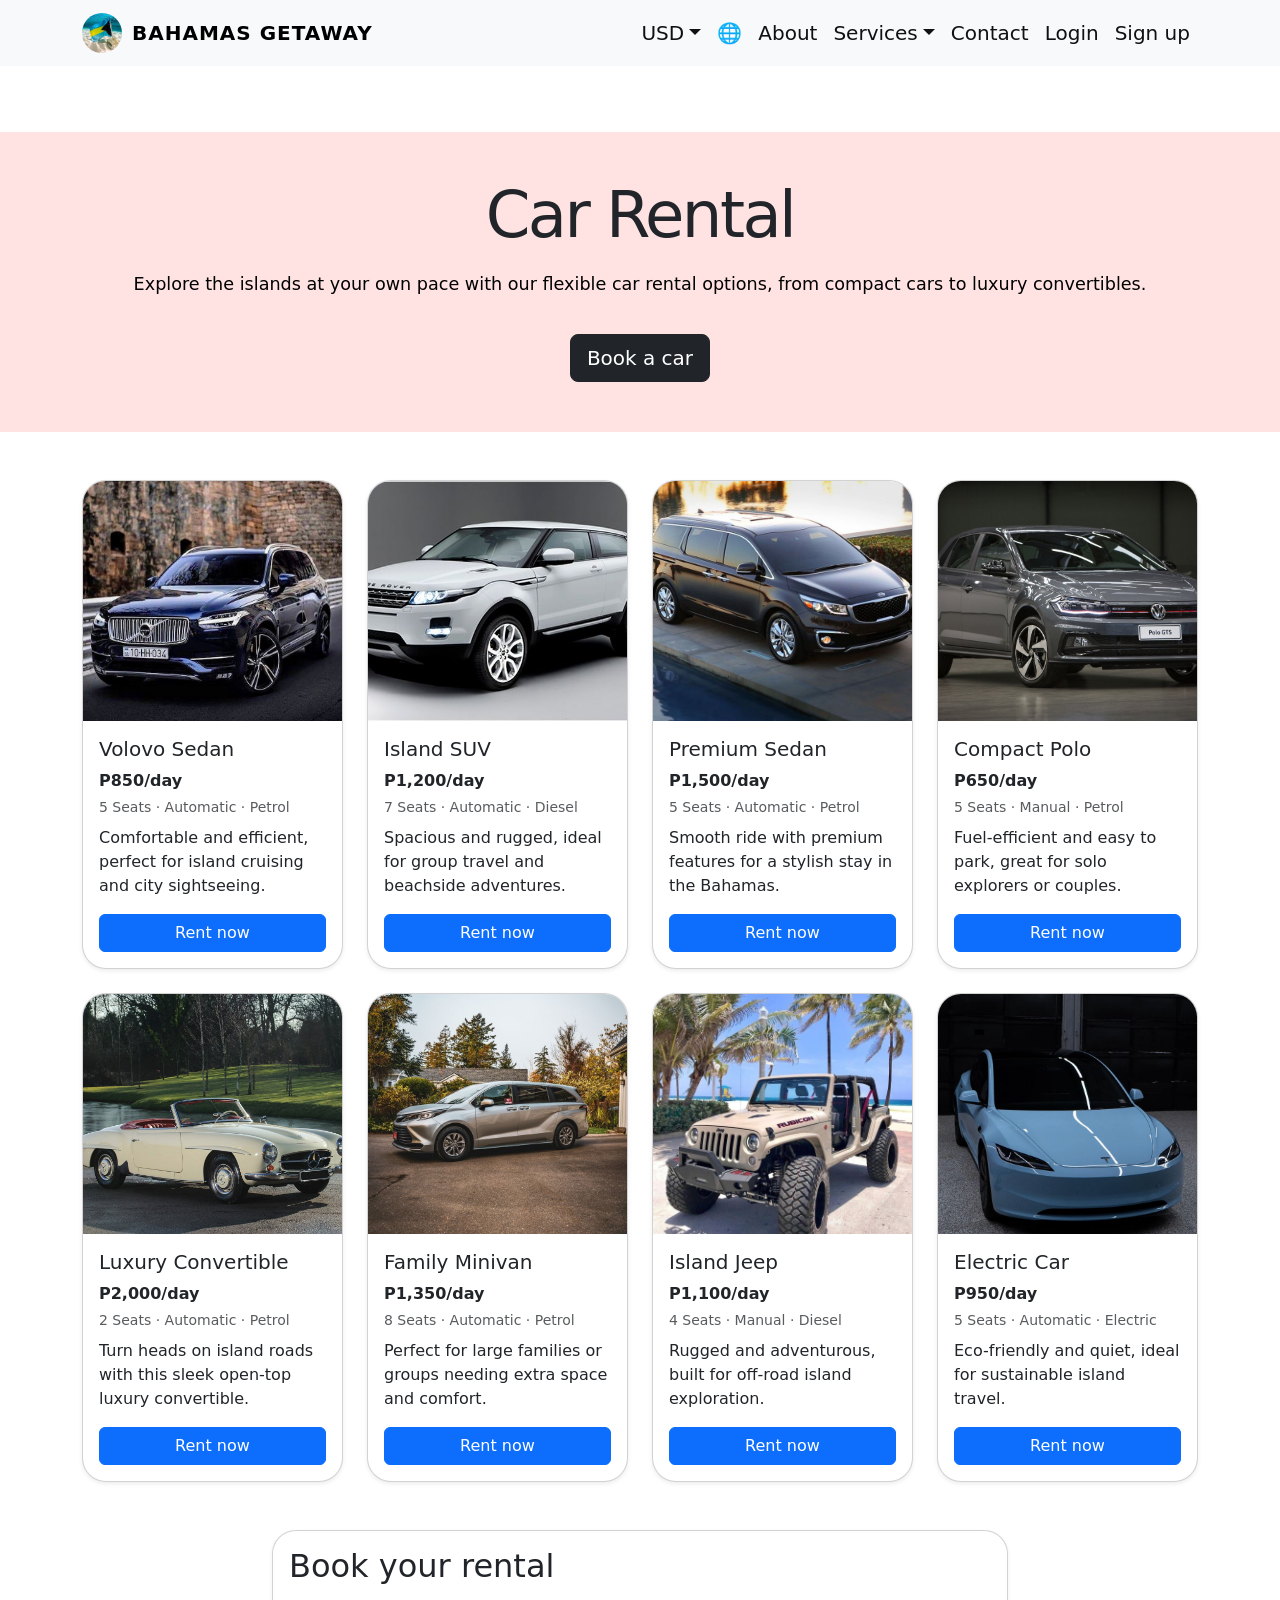
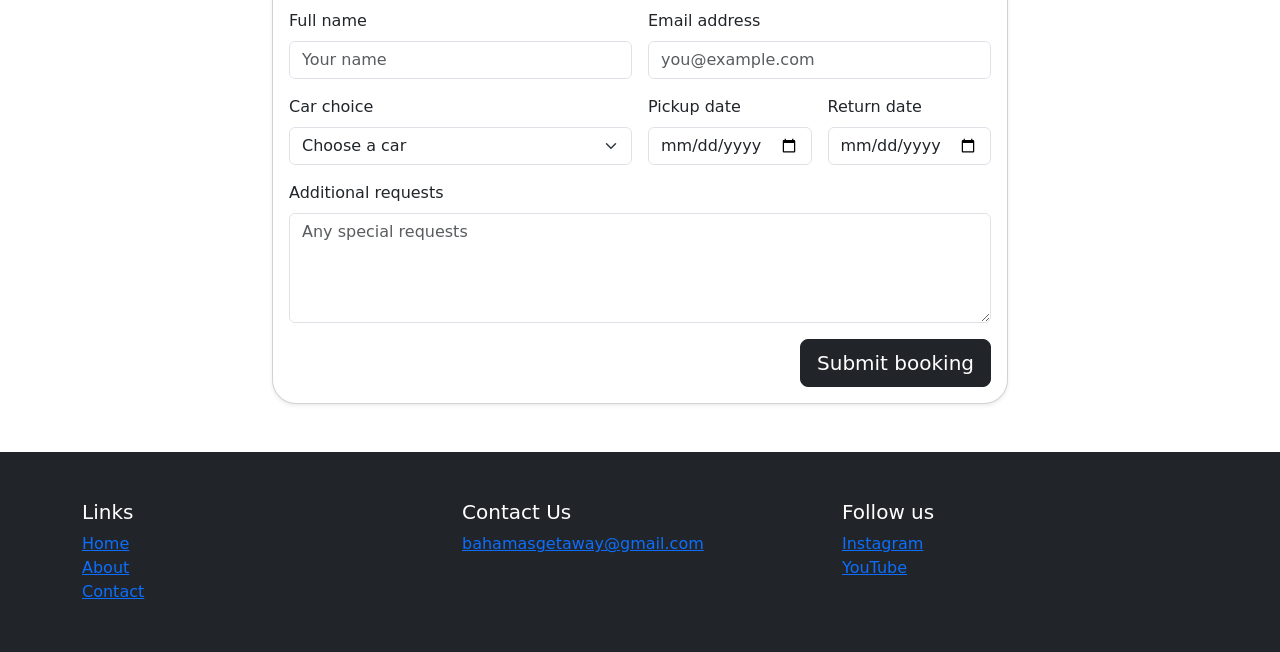
<file: CarRental.html>
﻿<!DOCTYPE html>
<html lang="en">

<head>
    <meta charset="UTF-8">
    <meta name="viewport" content="width=device-width, initial-scale=1.0">
    <title>Car Rental | Bahamas Getaway</title>
    <link rel="icon" type="image/png" href="images/favicon-32x32.png">
    <link href="https://cdn.jsdelivr.net/npm/bootstrap@5.3.0/dist/css/bootstrap.min.css" rel="stylesheet">
    <link rel="stylesheet" href="styles.css">
    <script src="https://cdn.jsdelivr.net/npm/bootstrap@5.3.0/dist/js/bootstrap.bundle.min.js"></script>
</head>

<body>
    <nav class="navbar navbar-expand-lg navbar-light bg-light fixed-top">
        <div class="container">
            <a class="navbar-brand fw-bold" href="index.html">
                <div id="id-logo">
                    <img src="images/bha.jpg" id="Logo" alt="The Bahamas flag under the ocean"
                        style="height: 40px; margin-right: 10px;"> Bahamas Getaway
                </div>
            </a>
            <button class="navbar-toggler" type="button" data-bs-toggle="collapse" data-bs-target="#navMenu"
                aria-controls="navMenu" aria-expanded="false" aria-label="Toggle navigation">
                <span class="navbar-toggler-icon"></span>
            </button>
            <div class="collapse navbar-collapse" id="navMenu">
                <ul class="navbar-nav ms-auto">
                    <li class="nav-item dropdown">
                        <a class="nav-link dropdown-toggle" href="#" id="currencyDropdown" role="button"
                            data-bs-toggle="dropdown" aria-expanded="false">USD</a>
                        <ul class="dropdown-menu" aria-labelledby="currencyDropdown">
                            <li><a class="dropdown-item" href="#">USD ($)</a></li>
                            <li><a class="dropdown-item" href="#">BWP (P)</a></li>
                            <li><a class="dropdown-item" href="#">EUR (€)</a></li>
                            <li><a class="dropdown-item" href="#">GBP (£)</a></li>
                        </ul>
                    </li>
                    <li class="nav-item dropdown">
                        <a class="nav-link" href="#" id="languageDropdown" role="button" data-bs-toggle="dropdown"
                            aria-expanded="false">🌐</a>
                        <ul class="dropdown-menu" aria-labelledby="languageDropdown">
                            <li><a class="dropdown-item" href="#">English</a></li>
                            <li><a class="dropdown-item" href="#">Español</a></li>
                            <li><a class="dropdown-item" href="#">Français</a></li>
                        </ul>
                    </li>
                    <li class="nav-item"><a class="nav-link" href="About.html">About</a></li>
                    <li class="nav-item dropdown">
                        <a class="nav-link dropdown-toggle" href="#" id="servicesDropdown" role="button"
                            data-bs-toggle="dropdown" aria-expanded="false">Services</a>
                        <ul class="dropdown-menu" aria-labelledby="servicesDropdown">
                            <li><a class="dropdown-item" href="Rooms.html">Rooms</a></li>
                            <li><a class="dropdown-item" href="CarRental.html">Car rental</a></li>
                            <li><a class="dropdown-item" href="Attractions.html">Attractions</a></li>
                        </ul>
                    </li>
                    <li class="nav-item"><a class="nav-link" href="Contact.html">Contact</a></li>
                    <li class="nav-item"><a class="nav-link" href="Login.html">Login</a></li>
                    <li class="nav-item"><a class="nav-link" href="SignUp.html">Sign up</a></li>
                </ul>
            </div>
        </div>
    </nav>

    <main class="mt-5 pt-4">
        <section class="hero py-5">
            <div class="d-flex flex-column align-items-center text-center">
                <h1>Car Rental</h1>
                <p>Explore the islands at your own pace with our flexible car rental options, from compact cars to luxury convertibles.</p>
                <a href="#booking" class="btn btn-dark btn-lg">Book a car</a>
            </div>
        </section>

        <section class="container my-5">
            <div class="row g-4">

                <div class="col-md-6 col-lg-3">
                    <div class="card h-100 shadow-sm">
                        <img src="images/cars/Volovo.jpg" class="card-img-top" alt="Volovo Sedan">
                        <div class="card-body">
                            <h5 class="card-title">Volovo Sedan</h5>
                            <p class="fw-bold mb-1">P850/day</p>
                            <p class="text-muted small mb-2">5 Seats · Automatic · Petrol</p>
                            <p class="card-text">Comfortable and efficient, perfect for island cruising and city sightseeing.</p>
                            <a href="#booking" class="btn btn-primary w-100">Rent now</a>
                        </div>
                    </div>
                </div>

                <div class="col-md-6 col-lg-3">
                    <div class="card h-100 shadow-sm">
                        <img src="images/cars/suv.jpg" class="card-img-top" alt="Island SUV">
                        <div class="card-body">
                            <h5 class="card-title">Island SUV</h5>
                            <p class="fw-bold mb-1">P1,200/day</p>
                            <p class="text-muted small mb-2">7 Seats · Automatic · Diesel</p>
                            <p class="card-text">Spacious and rugged, ideal for group travel and beachside adventures.</p>
                            <a href="#booking" class="btn btn-primary w-100">Rent now</a>
                        </div>
                    </div>
                </div>

                <div class="col-md-6 col-lg-3">
                    <div class="card h-100 shadow-sm">
                        <img src="images/cars/sedan.jpg" class="card-img-top" alt="Premium Sedan">
                        <div class="card-body">
                            <h5 class="card-title">Premium Sedan</h5>
                            <p class="fw-bold mb-1">P1,500/day</p>
                            <p class="text-muted small mb-2">5 Seats · Automatic · Petrol</p>
                            <p class="card-text">Smooth ride with premium features for a stylish stay in the Bahamas.</p>
                            <a href="#booking" class="btn btn-primary w-100">Rent now</a>
                        </div>
                    </div>
                </div>

                <div class="col-md-6 col-lg-3">
                    <div class="card h-100 shadow-sm">
                        <img src="images/cars/polo.jpg" class="card-img-top" alt="Compact Polo">
                        <div class="card-body">
                            <h5 class="card-title">Compact Polo</h5>
                            <p class="fw-bold mb-1">P650/day</p>
                            <p class="text-muted small mb-2">5 Seats · Manual · Petrol</p>
                            <p class="card-text">Fuel-efficient and easy to park, great for solo explorers or couples.</p>
                            <a href="#booking" class="btn btn-primary w-100">Rent now</a>
                        </div>
                    </div>
                </div>

                <div class="col-md-6 col-lg-3">
                    <div class="card h-100 shadow-sm">
                        <img src="images/cars/convertible.jpg" class="card-img-top" alt="Luxury Convertible">
                        <div class="card-body">
                            <h5 class="card-title">Luxury Convertible</h5>
                            <p class="fw-bold mb-1">P2,000/day</p>
                            <p class="text-muted small mb-2">2 Seats · Automatic · Petrol</p>
                            <p class="card-text">Turn heads on island roads with this sleek open-top luxury convertible.</p>
                            <a href="#booking" class="btn btn-primary w-100">Rent now</a>
                        </div>
                    </div>
                </div>

                <div class="col-md-6 col-lg-3">
                    <div class="card h-100 shadow-sm">
                        <img src="images/cars/minivan.jpg" class="card-img-top" alt="Family Minivan">
                        <div class="card-body">
                            <h5 class="card-title">Family Minivan</h5>
                            <p class="fw-bold mb-1">P1,350/day</p>
                            <p class="text-muted small mb-2">8 Seats · Automatic · Petrol</p>
                            <p class="card-text">Perfect for large families or groups needing extra space and comfort.</p>
                            <a href="#booking" class="btn btn-primary w-100">Rent now</a>
                        </div>
                    </div>
                </div>

                <div class="col-md-6 col-lg-3">
                    <div class="card h-100 shadow-sm">
                        <img src="images/cars/jeep.jpg" class="card-img-top" alt="Island Jeep">
                        <div class="card-body">
                            <h5 class="card-title">Island Jeep</h5>
                            <p class="fw-bold mb-1">P1,100/day</p>
                            <p class="text-muted small mb-2">4 Seats · Manual · Diesel</p>
                            <p class="card-text">Rugged and adventurous, built for off-road island exploration.</p>
                            <a href="#booking" class="btn btn-primary w-100">Rent now</a>
                        </div>
                    </div>
                </div>

                <div class="col-md-6 col-lg-3">
                    <div class="card h-100 shadow-sm">
                        <img src="images/cars/electric.jpg" class="card-img-top" alt="Electric Car">
                        <div class="card-body">
                            <h5 class="card-title">Electric Car</h5>
                            <p class="fw-bold mb-1">P950/day</p>
                            <p class="text-muted small mb-2">5 Seats · Automatic · Electric</p>
                            <p class="card-text">Eco-friendly and quiet, ideal for sustainable island travel.</p>
                            <a href="#booking" class="btn btn-primary w-100">Rent now</a>
                        </div>
                    </div>
                </div>

            </div>
        </section>

        <section id="booking" class="container my-5">
            <div class="row justify-content-center">
                <div class="col-lg-8">
                    <div class="card shadow-sm">
                        <div class="card-body">
                            <h2 class="mb-4">Book your rental</h2>
                            <form id="rentalForm">
                                <div class="row g-3">
                                    <div class="col-md-6">
                                        <label for="fullName" class="form-label">Full name</label>
                                        <input type="text" class="form-control" id="fullName" placeholder="Your name">
                                    </div>
                                    <div class="col-md-6">
                                        <label for="email" class="form-label">Email address</label>
                                        <input type="email" class="form-control" id="email" placeholder="you@example.com">
                                    </div>
                                    <div class="col-md-6">
                                        <label for="carChoice" class="form-label">Car choice</label>
                                        <select id="carChoice" class="form-select">
                                            <option selected>Choose a car</option>
                                            <option>Volovo Sedan - P850/day</option>
                                            <option>Island SUV - P1,200/day</option>
                                            <option>Premium Sedan - P1,500/day</option>
                                            <option>Compact Polo - P650/day</option>
                                            <option>Luxury Convertible - P2,000/day</option>
                                            <option>Family Minivan - P1,350/day</option>
                                            <option>Island Jeep - P1,100/day</option>
                                            <option>Electric Car - P950/day</option>
                                        </select>
                                    </div>
                                    <div class="col-md-3">
                                        <label for="pickupDate" class="form-label">Pickup date</label>
                                        <input type="date" class="form-control" id="pickupDate">
                                    </div>
                                    <div class="col-md-3">
                                        <label for="returnDate" class="form-label">Return date</label>
                                        <input type="date" class="form-control" id="returnDate">
                                    </div>
                                    <div class="col-12">
                                        <label for="message" class="form-label">Additional requests</label>
                                        <textarea id="message" class="form-control" rows="4"
                                            placeholder="Any special requests"></textarea>
                                    </div>
                                    <div class="col-12 text-end">
                                        <button type="submit" class="btn btn-dark btn-lg">Submit booking</button>
                                    </div>
                                </div>
                            </form>
                        </div>
                    </div>
                </div>
            </div>
        </section>
    </main>

    <footer class="bg-dark text-white py-5">
        <div class="container">
            <div class="row gy-4">
                <div class="col-md-4">
                    <h5>Links</h5>
                    <a href="index.html">Home</a><br>
                    <a href="About.html">About</a><br>
                    <a href="Contact.html">Contact</a>
                </div>
                <div class="col-md-4">
                    <h5>Contact Us</h5>
                    <a href="mailto:bahamasgetaway@gmail.com">bahamasgetaway@gmail.com</a>
                </div>
                <div class="col-md-4">
                    <h5>Follow us</h5>
                    <a href="#">Instagram</a><br>
                    <a href="#">YouTube</a>
                </div>
            </div>
        </div>
    </footer>

    <script>
        document.getElementById('rentalForm').addEventListener('submit', function (event) {
            event.preventDefault();
            alert('Thank you! Your booking request is confirmed. You will be redirected to the confirmation page.');
            window.location.href = 'BookingConfirmation.html';
        });
    </script>
</body>

</html>
</file>
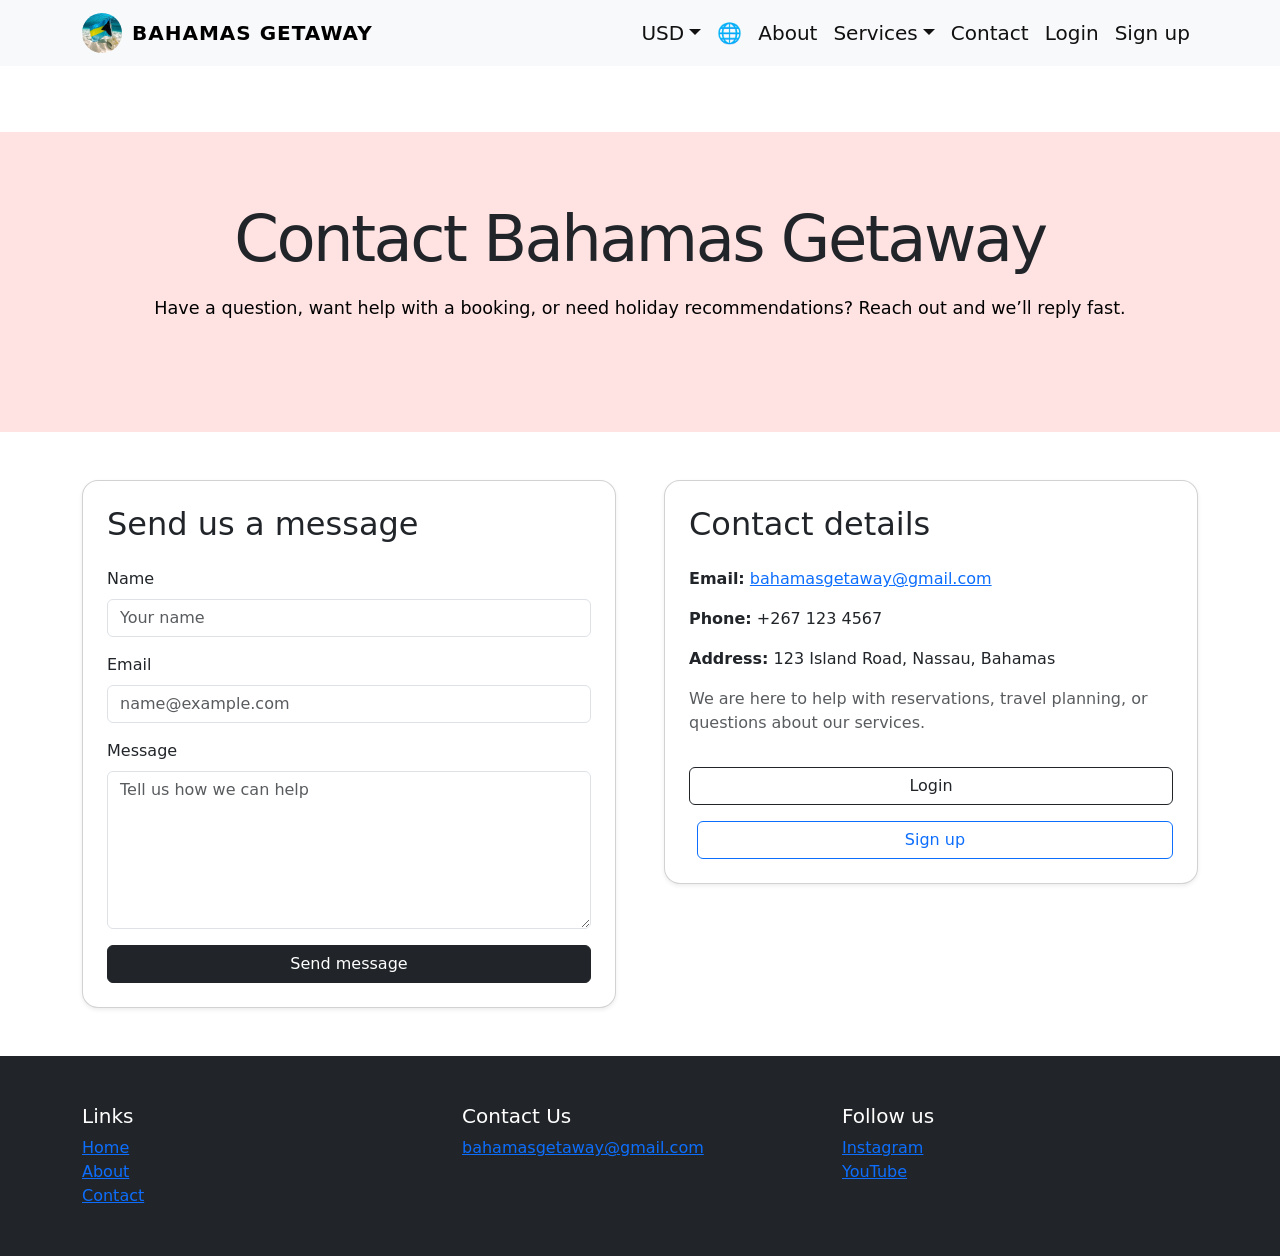
<file: Contact.html>
<!DOCTYPE html>
<html lang="en">

<head>
    <meta charset="UTF-8">
    <meta name="viewport" content="width=device-width, initial-scale=1.0">
    <title>Contact | Bahamas Getaway</title>
    <link rel="icon" type="image/png" href="images/favicon-32x32.png">
    <link href="https://cdn.jsdelivr.net/npm/bootstrap@5.3.0/dist/css/bootstrap.min.css" rel="stylesheet">
    <link rel="stylesheet" href="styles.css">
    <script src="https://cdn.jsdelivr.net/npm/bootstrap@5.3.0/dist/js/bootstrap.bundle.min.js"></script>

</head>

<body>
    <nav class="navbar navbar-expand-lg navbar-light bg-light fixed-top">
        <div class="container">
            <a class="navbar-brand fw-bold" href="index.html">

                <div id="id-logo">
                    <img src="images/bha.jpg" id="Logo" alt="The Bahamas flag under the ocean"
                        style="height: 40px; margin-right: 10px;"> Bahamas Getaway
                </div>
            </a>


            <button class="navbar-toggler" type="button" data-bs-toggle="collapse" data-bs-target="#navMenu"
                aria-controls="navMenu" aria-expanded="false" aria-label="Toggle navigation">
                <span class="navbar-toggler-icon"></span>
            </button>

            <div class="collapse navbar-collapse" id="navMenu">
                <ul class="navbar-nav ms-auto">
                    <li class="nav-item dropdown">
                        <a class="nav-link dropdown-toggle" href="#" id="currencyDropdown" role="button"
                            data-bs-toggle="dropdown" aria-expanded="false">USD</a>
                        <ul class="dropdown-menu" aria-labelledby="currencyDropdown">
                            <li><a class="dropdown-item" href="#">USD ($)</a></li>
                            <li><a class="dropdown-item" href="#">BWP (P)</a></li>
                            <li><a class="dropdown-item" href="#">EUR (€)</a></li>
                            <li><a class="dropdown-item" href="#">GBP (£)</a></li>
                        </ul>
                    </li>
                    <li class="nav-item dropdown">
                        <a class="nav-link" href="#" id="languageDropdown" role="button" data-bs-toggle="dropdown"
                            aria-expanded="false">🌐</a>
                        <ul class="dropdown-menu" aria-labelledby="languageDropdown">
                            <li><a class="dropdown-item" href="#">English</a></li>
                            <li><a class="dropdown-item" href="#">Español</a></li>
                            <li><a class="dropdown-item" href="#">Français</a></li>
                        </ul>
                    </li>
                    <li class="nav-item"><a class="nav-link" href="About.html">About</a></li>
                    <li class="nav-item dropdown">
                        <a class="nav-link dropdown-toggle" href="#" id="servicesDropdown" role="button"
                            data-bs-toggle="dropdown" aria-expanded="false">Services</a>
                        <ul class="dropdown-menu" aria-labelledby="servicesDropdown">
                            <li><a class="dropdown-item" href="Rooms.html">Rooms</a></li>
                            <li><a class="dropdown-item" href="CarRental.html">Car rental</a></li>
                            <li><a class="dropdown-item" href="Attractions.html">Attractions</a></li>
                        </ul>
                    </li>
                    <li class="nav-item"><a class="nav-link" href="Contact.html">Contact</a></li>
                    <li class="nav-item"><a class="nav-link" href="Login.html">Login</a></li>
                    <li class="nav-item"><a class="nav-link" href="SignUp.html">Sign up</a></li>
                </ul>
            </div>
        </div>
    </nav>


    <main class="mt-5 pt-4">
        <section class="hero py-5">
            <div class="container text-center text-lg-start">
                <h1>Contact Bahamas Getaway</h1>
                <p>Have a question, want help with a booking, or need holiday recommendations? Reach out and we’ll reply fast.</p>
            </div>
        </section>

        <section class="container my-5">
            <div class="row g-5">
                <div class="col-lg-6">
                    <div class="card shadow-sm rounded-4 p-4">
                        <h2 class="mb-4">Send us a message</h2>
                        <form action="#" method="post" novalidate>
                            <div class="mb-3">
                                <label for="contactName" class="form-label">Name</label>
                                <input type="text" class="form-control" id="contactName" name="name" placeholder="Your name" required>
                            </div>
                            <div class="mb-3">
                                <label for="contactEmail" class="form-label">Email</label>
                                <input type="email" class="form-control" id="contactEmail" name="email" placeholder="name@example.com" required>
                            </div>
                            <div class="mb-3">
                                <label for="contactMessage" class="form-label">Message</label>
                                <textarea class="form-control" id="contactMessage" name="message" rows="6" placeholder="Tell us how we can help" required></textarea>
                            </div>
                            <button type="submit" class="btn btn-dark w-100">Send message</button>
                        </form>
                    </div>
                </div>
                <div class="col-lg-6">
                    <div class="card shadow-sm rounded-4 p-4 bg-white">
                        <h2 class="mb-4">Contact details</h2>
                        <p class="mb-3"><strong>Email:</strong> <a href="mailto:bahamasgetaway@gmail.com">bahamasgetaway@gmail.com</a></p>
                        <p class="mb-3"><strong>Phone:</strong> +267 123 4567</p>
                        <p class="mb-3"><strong>Address:</strong> 123 Island Road, Nassau, Bahamas</p>
                        <p class="text-muted">We are here to help with reservations, travel planning, or questions about our services.</p>
                        <a href="Login.html" class="btn btn-outline-dark mt-3">Login</a>
                        <a href="SignUp.html" class="btn btn-outline-primary mt-3 ms-2">Sign up</a>
                    </div>
                </div>
            </div>
        </section>
    </main>

    <footer class="bg-dark text-white py-5">
        <div class="container">
            <div class="row gy-4">
                <div class="col-md-4">
                    <h5>Links</h5>
                    <a href="index.html">Home</a><br>
                    <a href="About.html">About</a><br>
                    <a href="Contact.html">Contact</a>
                </div>
                <div class="col-md-4">
                    <h5>Contact Us</h5>
                    <a href="mailto:bahamasgetaway@gmail.com">bahamasgetaway@gmail.com</a>
                </div>
                <div class="col-md-4">
                    <h5>Follow us</h5>
                    <a href="#">Instagram</a><br>
                    <a href="#">YouTube</a>
                </div>
            </div>
        </div>
    </footer>
</body>

</html>
</file>
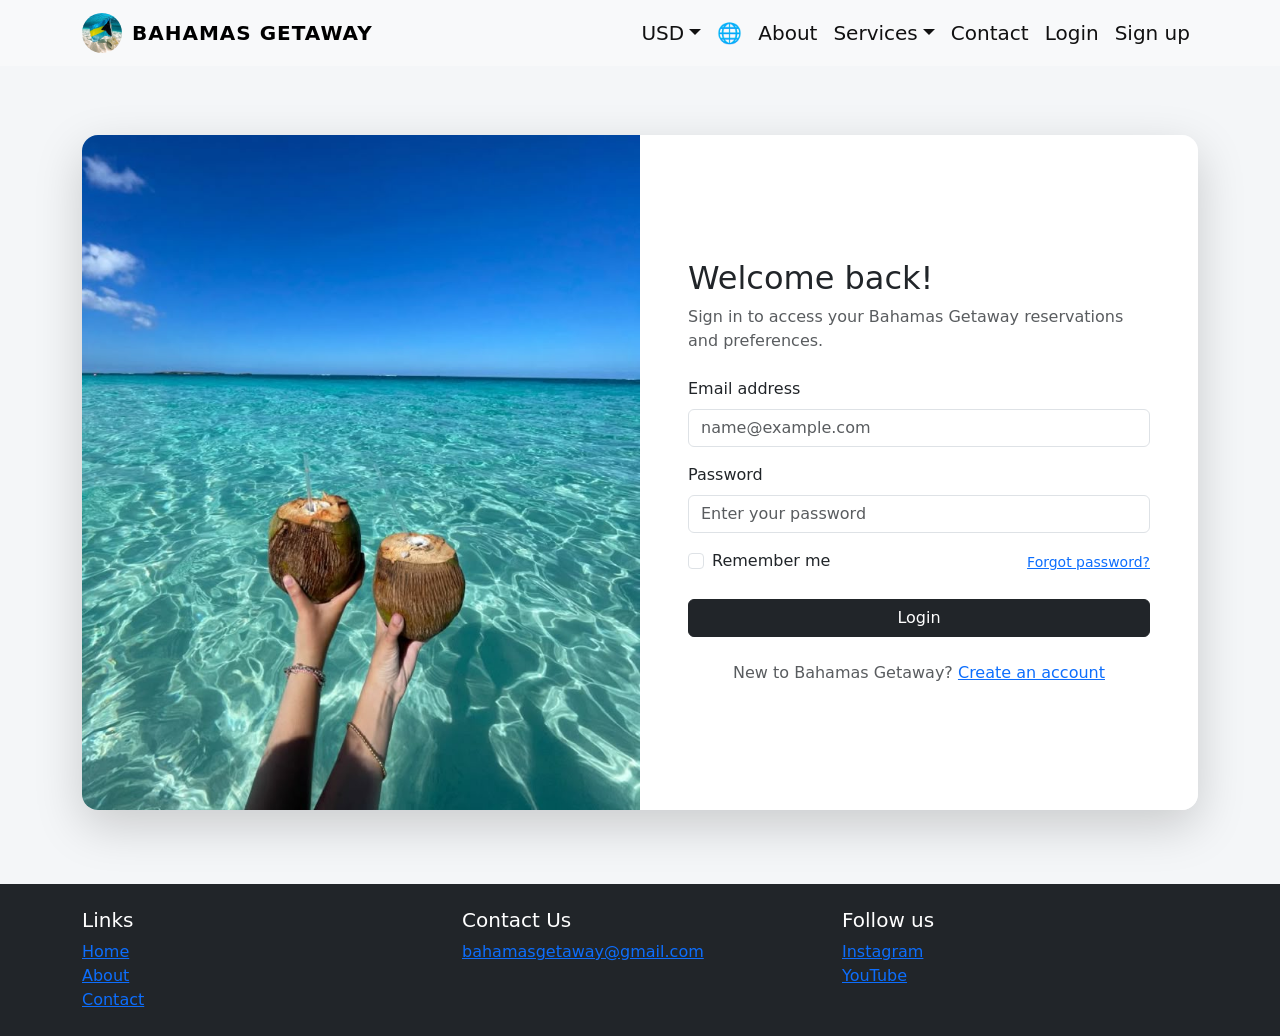
<file: Login.html>
<!DOCTYPE html>
<html lang="en">

<head>
    <meta charset="UTF-8">
    <meta name="viewport" content="width=device-width, initial-scale=1.0">
    <title>Login | Bahamas Getaway</title>
    <link rel="icon" type="image/png" href="images/favicon-32x32.png">
    <link href="https://cdn.jsdelivr.net/npm/bootstrap@5.3.0/dist/css/bootstrap.min.css" rel="stylesheet">
    <link rel="stylesheet" href="styles.css">
    <script src="https://cdn.jsdelivr.net/npm/bootstrap@5.3.0/dist/js/bootstrap.bundle.min.js"></script>

</head>

<body>
    <nav class="navbar navbar-expand-lg navbar-light bg-light fixed-top">
        <div class="container">
            <a class="navbar-brand fw-bold" href="index.html">

                <div id="id-logo">
                    <img src="images/bha.jpg" id="Logo" alt="The Bahamas flag under the ocean"
                        style="height: 40px; margin-right: 10px;"> Bahamas Getaway
                </div>
            </a>


            <button class="navbar-toggler" type="button" data-bs-toggle="collapse" data-bs-target="#navMenu"
                aria-controls="navMenu" aria-expanded="false" aria-label="Toggle navigation">
                <span class="navbar-toggler-icon"></span>
            </button>

            <div class="collapse navbar-collapse" id="navMenu">
                <ul class="navbar-nav ms-auto">
                    <li class="nav-item dropdown">
                        <a class="nav-link dropdown-toggle" href="#" id="currencyDropdown" role="button"
                            data-bs-toggle="dropdown" aria-expanded="false">USD</a>
                        <ul class="dropdown-menu" aria-labelledby="currencyDropdown">
                            <li><a class="dropdown-item" href="#">USD ($)</a></li>
                            <li><a class="dropdown-item" href="#">BWP (P)</a></li>
                            <li><a class="dropdown-item" href="#">EUR (€)</a></li>
                            <li><a class="dropdown-item" href="#">GBP (£)</a></li>
                        </ul>
                    </li>
                    <li class="nav-item dropdown">
                        <a class="nav-link" href="#" id="languageDropdown" role="button" data-bs-toggle="dropdown"
                            aria-expanded="false">🌐</a>
                        <ul class="dropdown-menu" aria-labelledby="languageDropdown">
                            <li><a class="dropdown-item" href="#">English</a></li>
                            <li><a class="dropdown-item" href="#">Español</a></li>
                            <li><a class="dropdown-item" href="#">Français</a></li>
                        </ul>
                    </li>
                    <li class="nav-item"><a class="nav-link" href="About.html">About</a></li>
                    <li class="nav-item dropdown">
                        <a class="nav-link dropdown-toggle" href="#" id="servicesDropdown" role="button"
                            data-bs-toggle="dropdown" aria-expanded="false">Services</a>
                        <ul class="dropdown-menu" aria-labelledby="servicesDropdown">
                            <li><a class="dropdown-item" href="Rooms.html">Rooms</a></li>
                            <li><a class="dropdown-item" href="CarRental.html">Car rental</a></li>
                            <li><a class="dropdown-item" href="Attractions.html">Attractions</a></li>
                        </ul>
                    </li>
                    <li class="nav-item"><a class="nav-link" href="Contact.html">Contact</a></li>
                    <li class="nav-item"><a class="nav-link" href="Login.html">Login</a></li>
                    <li class="nav-item"><a class="nav-link" href="SignUp.html">Sign up</a></li>
                        </ul>
                    </li>
                </ul>
            </div>
        </div>
    </nav>

   <main class="auth-page" style="min-height: calc(100vh - 76px); display: flex; align-items: center; background: #f4f6f8;">
    <div class="container py-5">
        <div class="row g-0 shadow-lg rounded-4 overflow-hidden" style="min-height: 500px;">


            <div class="col-lg-6 d-none d-lg-block">
                <img src="images/login.jpg" alt="Bahamas beach"
                    style="width: 100%; height: 75vh; object-fit: cover;">
            </div>

          
            <div class="col-lg-6 bg-white p-5 d-flex flex-column justify-content-center">
                <h2 class="mb-2">Welcome back!</h2>
                <p class="text-muted mb-4">Sign in to access your Bahamas Getaway reservations and preferences.</p>
                <form action="#" method="post" novalidate>
                    <div class="mb-3">
                        <label for="loginEmail" class="form-label">Email address</label>
                        <input type="email" class="form-control" id="loginEmail" name="email"
                            placeholder="name@example.com" required>
                    </div>
                    <div class="mb-3">
                        <label for="loginPassword" class="form-label">Password</label>
                        <input type="password" class="form-control" id="loginPassword" name="password"
                            placeholder="Enter your password" required>
                    </div>
                    <div class="d-flex justify-content-between align-items-center mb-4">
                        <div class="form-check">
                            <input class="form-check-input" type="checkbox" id="rememberMe">
                            <label class="form-check-label" for="rememberMe">Remember me</label>
                        </div>
                        <a href="#" class="small">Forgot password?</a>
                    </div>
                    <button type="submit" class="btn btn-dark w-100">Login</button>
                </form>
                <p class="text-center text-muted mt-4 mb-0">New to Bahamas Getaway? <a href="SignUp.html">Create an account</a></p>
            </div>

        </div>
    </div>
</main>

    <footer class="bg-dark text-white py-4">
        <div class="container">
            <div class="row gy-3">
                <div class="col-md-4">
                    <h5>Links</h5>
                    <a href="index.html">Home</a><br>
                    <a href="About.html">About</a><br>
                    <a href="Contact.html">Contact</a>
                </div>
                <div class="col-md-4">
                    <h5>Contact Us</h5>
                    <a href="mailto:bahamasgetaway@gmail.com">bahamasgetaway@gmail.com</a>
                </div>
                <div class="col-md-4">
                    <h5>Follow us</h5>
                    <a href="#">Instagram</a><br>
                    <a href="#">YouTube</a>
                </div>
            </div>
        </div>
    </footer>
</body>

</html>
</file>
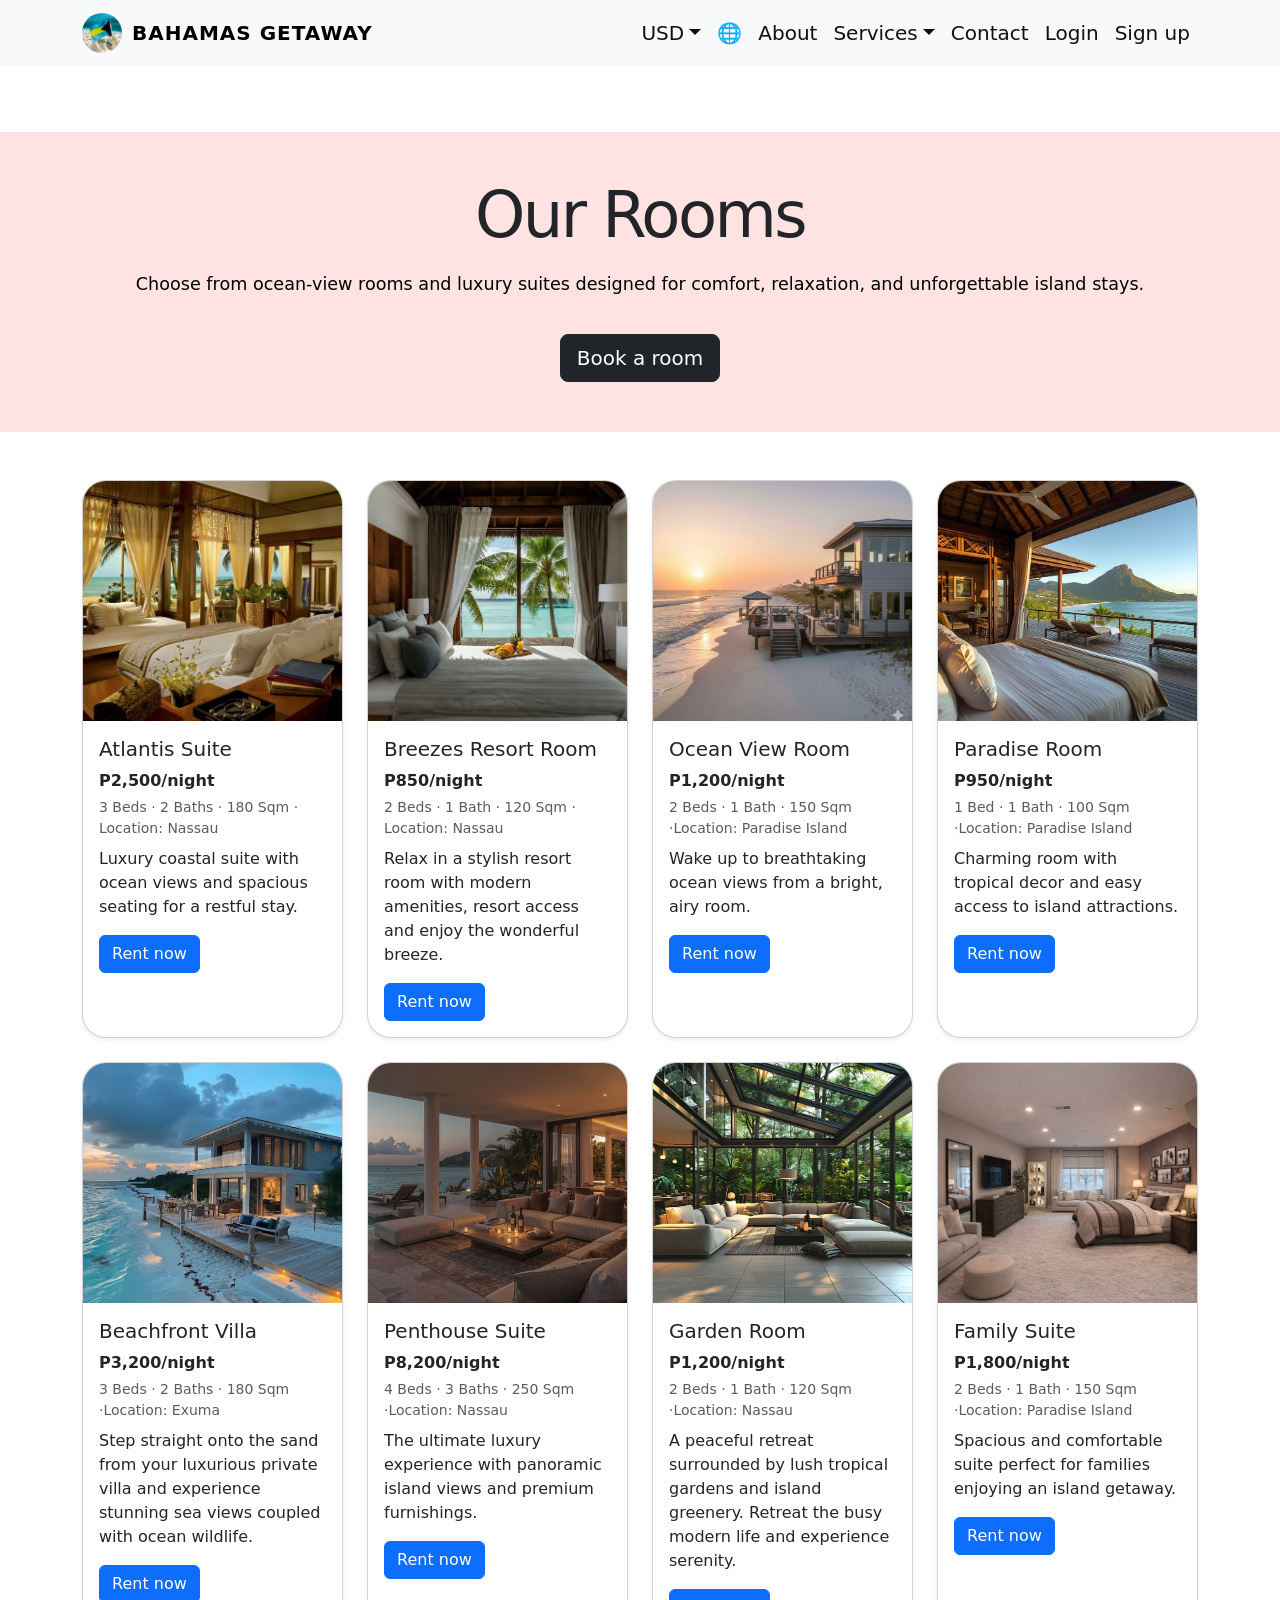
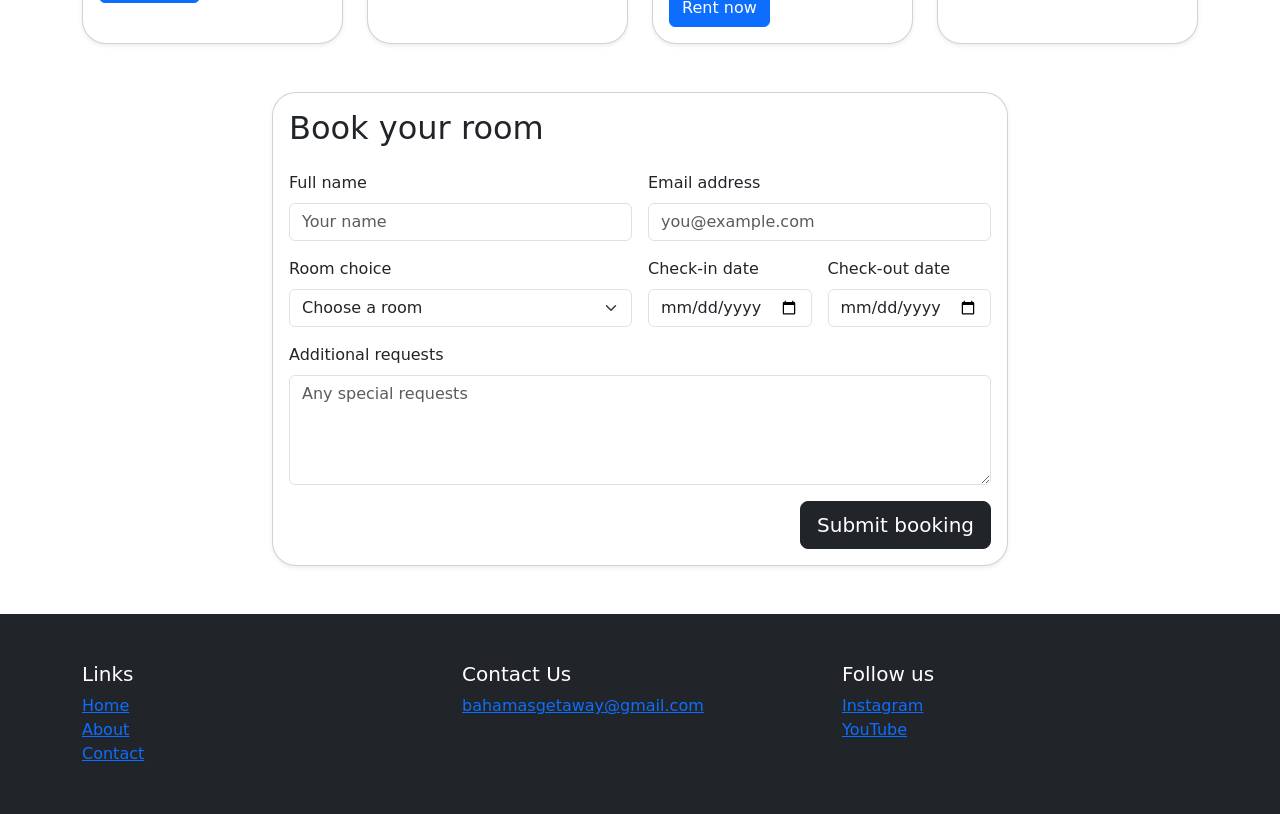
<file: Rooms.html>
﻿<!DOCTYPE html>
<html lang="en">

<head>
    <meta charset="UTF-8">
    <meta name="viewport" content="width=device-width, initial-scale=1.0">
    <title>Rooms | Bahamas Getaway</title>
    <link rel="icon" type="image/png" href="images/favicon-32x32.png">
    <link href="https://cdn.jsdelivr.net/npm/bootstrap@5.3.0/dist/css/bootstrap.min.css" rel="stylesheet">
    <link rel="stylesheet" href="styles.css">
    <script src="https://cdn.jsdelivr.net/npm/bootstrap@5.3.0/dist/js/bootstrap.bundle.min.js"></script>

</head>

<body>
    <nav class="navbar navbar-expand-lg navbar-light bg-light fixed-top">
        <div class="container">
            <a class="navbar-brand fw-bold" href="index.html">

                <div id="id-logo">
                    <img src="images/bha.jpg" id="Logo" alt="The Bahamas flag under the ocean"
                        style="height: 40px; margin-right: 10px;"> Bahamas Getaway
                </div>
            </a>


            <button class="navbar-toggler" type="button" data-bs-toggle="collapse" data-bs-target="#navMenu"
                aria-controls="navMenu" aria-expanded="false" aria-label="Toggle navigation">
                <span class="navbar-toggler-icon"></span>
            </button>

            <div class="collapse navbar-collapse" id="navMenu">
                <ul class="navbar-nav ms-auto">
                    <li class="nav-item dropdown">
                        <a class="nav-link dropdown-toggle" href="#" id="currencyDropdown" role="button"
                            data-bs-toggle="dropdown" aria-expanded="false">USD</a>
                        <ul class="dropdown-menu" aria-labelledby="currencyDropdown">
                            <li><a class="dropdown-item" href="#">USD ($)</a></li>
                            <li><a class="dropdown-item" href="#">BWP (P)</a></li>
                            <li><a class="dropdown-item" href="#">EUR (€)</a></li>
                            <li><a class="dropdown-item" href="#">GBP (£)</a></li>
                        </ul>
                    </li>
                    <li class="nav-item dropdown">
                        <a class="nav-link" href="#" id="languageDropdown" role="button" data-bs-toggle="dropdown"
                            aria-expanded="false">🌐</a>
                        <ul class="dropdown-menu" aria-labelledby="languageDropdown">
                            <li><a class="dropdown-item" href="#">English</a></li>
                            <li><a class="dropdown-item" href="#">Español</a></li>
                            <li><a class="dropdown-item" href="#">Français</a></li>
                        </ul>
                    </li>
                    <li class="nav-item"><a class="nav-link" href="About.html">About</a></li>
                    <li class="nav-item dropdown">
                        <a class="nav-link dropdown-toggle" href="#" id="servicesDropdown" role="button"
                            data-bs-toggle="dropdown" aria-expanded="false">Services</a>
                        <ul class="dropdown-menu" aria-labelledby="servicesDropdown">
                            <li><a class="dropdown-item" href="Rooms.html">Rooms</a></li>
                            <li><a class="dropdown-item" href="CarRental.html">Car rental</a></li>
                            <li><a class="dropdown-item" href="Attractions.html">Attractions</a></li>
                        </ul>
                    </li>
                    <li class="nav-item"><a class="nav-link" href="Contact.html">Contact</a></li>
                    <li class="nav-item"><a class="nav-link" href="Login.html">Login</a></li>
                    <li class="nav-item"><a class="nav-link" href="SignUp.html">Sign up</a></li>
                        </ul>
                    </li>
                </ul>
            </div>
        </div>
    </nav>

    <main class="mt-5 pt-4">
        <section class="hero py-5">
            <div class="d-flex flex-column align-items-center text-lg-start">
                <h1>Our Rooms</h1>
                <p>Choose from ocean-view rooms and luxury suites designed for comfort, relaxation, and unforgettable island stays.</p>
                <a href="#booking" class="btn btn-dark btn-lg">Book a room</a>
            </div>
        </section>

        <section class="container my-5">
            <div class="row g-4">
                <div class="col-md-6 col-lg-3">
                    <div class="card h-100 shadow-sm">
                        <img src="images/Rooms/atlantis.jpg" class="card-img-top" alt="Atlantis Room">
                        <div class="card-body">
                            <h5 class="card-title">Atlantis Suite</h5>
                            <p class="fw-bold mb-1">P2,500/night</p>
            <p class="text-muted small mb-2">3 Beds · 2 Baths · 180 Sqm · Location: Nassau</p>
                            <p class="card-text">Luxury coastal suite with ocean views and spacious seating for a restful stay.</p>
                            <a href="#booking" class="btn btn-primary">Rent now</a>
                        </div>
                    </div>
                </div>
                <div class="col-md-6 col-lg-3">
                    <div class="card h-100 shadow-sm">
                        <img src="images/Rooms/breezes resort room.jpg" class="card-img-top" alt="Breezes Resort Room">
                        <div class="card-body">
                            <h5 class="card-title">Breezes Resort Room</h5>
                            <p class="fw-bold mb-1">P850/night</p>
                            <p class="text-muted small mb-2">2 Beds · 1 Bath · 120 Sqm · Location: Nassau</p>
                            <p class="card-text">Relax in a stylish resort room with modern amenities, resort access and enjoy the wonderful breeze.</p>
                            <a href="#booking" class="btn btn-primary">Rent now</a>
                        </div>
                    </div>
                </div>
                <div class="col-md-6 col-lg-3">
                    <div class="card h-100 shadow-sm">
                        <img src="images/Rooms/ocean view.jpg" class="card-img-top" alt="Ocean View Room">
                        <div class="card-body">
                            <h5 class="card-title">Ocean View Room</h5>
                            <p class="fw-bold mb-1">P1,200/night</p>
                            <p class="text-muted small mb-2">2 Beds · 1 Bath · 150 Sqm ·Location: Paradise Island</p>
                            <p class="card-text">Wake up to breathtaking ocean views from a bright, airy room.</p>
                            <a href="#booking" class="btn btn-primary">Rent now</a>
                        </div>
                    </div>
                </div>
                <div class="col-md-6 col-lg-3">
                    <div class="card h-100 shadow-sm">
                        <img src="images/Rooms/paradise.jpg" class="card-img-top" alt="Paradise Room">
                        <div class="card-body">
                            <h5 class="card-title">Paradise Room</h5>
                            <p class="fw-bold mb-1">P950/night</p>
                            <p class="text-muted small mb-2">1 Bed · 1 Bath · 100 Sqm ·Location: Paradise Island</p>
                            <p class="card-text">Charming room with tropical decor and easy access to island attractions.</p>
                            <a href="#booking" class="btn btn-primary">Rent now</a>
                        </div>
                    </div>
                </div>
                <div class="col-md-6 col-lg-3">
    <div class="card h-100 shadow-sm">
        <img src="images/Rooms/beachfront.jpg" class="card-img-top" alt="Beachfront Villa">
        <div class="card-body">
            <h5 class="card-title">Beachfront Villa</h5>
            <p class="fw-bold mb-1">P3,200/night</p>
            <p class="text-muted small mb-2">3 Beds · 2 Baths · 180 Sqm ·Location: Exuma</p>
            <p class="card-text">Step straight onto the sand from your luxurious private villa and experience stunning sea views coupled with ocean wildlife.</p>
            <a href="#booking" class="btn btn-primary">Rent now</a>
        </div>
    </div>
</div>

<div class="col-md-6 col-lg-3">
    <div class="card h-100 shadow-sm">
        <img src="images/Rooms/penthouse.jpg" class="card-img-top" alt="Penthouse Suite">
        <div class="card-body">
            <h5 class="card-title">Penthouse Suite</h5>
            <p class="fw-bold mb-1">P8,200/night</p>
            <p class="text-muted small mb-2">4 Beds · 3 Baths · 250 Sqm ·Location: Nassau</p>
            <p class="card-text">The ultimate luxury experience with panoramic island views and premium furnishings.</p>
            <a href="#booking" class="btn btn-primary">Rent now</a>
        </div>
    </div>
</div>

<div class="col-md-6 col-lg-3">
    <div class="card h-100 shadow-sm">
        <img src="images/Rooms/garden.jpg" class="card-img-top" alt="Garden Room">
        <div class="card-body">
            <h5 class="card-title">Garden Room</h5>
            <p class="fw-bold mb-1">P1,200/night</p>
            <p class="text-muted small mb-2">2 Beds · 1 Bath · 120 Sqm ·Location: Nassau</p>
            <p class="card-text">A peaceful retreat surrounded by lush tropical gardens and island greenery. Retreat the busy modern life and experience serenity.</p>
            <a href="#booking" class="btn btn-primary">Rent now</a>
        </div>
    </div>
</div>

<div class="col-md-6 col-lg-3">
    <div class="card h-100 shadow-sm">
        <img src="images/Rooms/family.jpg" class="card-img-top" alt="Family Suite">
        <div class="card-body">
            <h5 class="card-title">Family Suite</h5>
            <p class="fw-bold mb-1">P1,800/night</p>
            <p class="text-muted small mb-2">2 Beds · 1 Bath · 150 Sqm ·Location: Paradise Island</p>
            <p class="card-text">Spacious and comfortable suite perfect for families enjoying an island getaway.</p>
            <a href="#booking" class="btn btn-primary">Rent now</a>
        </div>
    </div>
</div>
            </div>
        </section>

        <section id="booking" class="container my-5">
            <div class="row justify-content-center">
                <div class="col-lg-8">
                    <div class="card shadow-sm">
                        <div class="card-body">
                            <h2 class="mb-4">Book your room</h2>
                            <form id="roomBookingForm">
                                <div class="row g-3">
                                    <div class="col-md-6">
                                        <label for="fullName" class="form-label">Full name</label>
                                        <input type="text" class="form-control" id="fullName" placeholder="Your name">
                                    </div>
                                    <div class="col-md-6">
                                        <label for="email" class="form-label">Email address</label>
                                        <input type="email" class="form-control" id="email" placeholder="you@example.com">
                                    </div>
                                    <div class="col-md-6">
                                        <label for="roomChoice" class="form-label">Room choice</label>
                                        <select id="roomChoice" class="form-select">
                                            <option selected>Choose a room</option>
                                            <option>Atlantis Suite</option>
                                            <option>Breezes Resort Room</option>
                                            <option>Ocean View Room</option>
                                            <option>Paradise Room</option>
                                            <option>Beachfront Villa</option>
                                            <option>Penthouse Suite</option>
                                            <option>Garden Room</option>
                                            <option>Family Suite</option>
                                        </select>
                                    </div>
                                    <div class="col-md-3">
                                        <label for="checkInDate" class="form-label">Check-in date</label>
                                        <input type="date" class="form-control" id="checkInDate">
                                    </div>
                                    <div class="col-md-3">
                                        <label for="checkOutDate" class="form-label">Check-out date</label>
                                        <input type="date" class="form-control" id="checkOutDate">
                                    </div>
                                    <div class="col-12">
                                        <label for="message" class="form-label">Additional requests</label>
                                        <textarea id="message" class="form-control" rows="4" placeholder="Any special requests"></textarea>
                                    </div>
                                    <div class="col-12 text-end">
                                        <button type="submit" class="btn btn-dark btn-lg">Submit booking</button>
                                    </div>
                                </div>
                            </form>
                        </div>
                    </div>
                </div>
            </div>
        </section>
    </main>

    <footer class="bg-dark text-white py-5">
        <div class="container">
            <div class="row gy-4">
                <div class="col-md-4">
                    <h5>Links</h5>
                    <a href="index.html">Home</a><br>
                    <a href="About.html">About</a><br>
                    <a href="Contact.html">Contact</a>
                </div>
                <div class="col-md-4">
                    <h5>Contact Us</h5>
                    <a href="mailto:bahamasgetaway@gmail.com">bahamasgetaway@gmail.com</a>
                </div>
                <div class="col-md-4">
                    <h5>Follow us</h5>
                    <a href="#">Instagram</a><br>
                    <a href="#">YouTube</a>
                </div>
            </div>
        </div>
    </footer>
    <script>
        document.getElementById('roomBookingForm').addEventListener('submit', function (event) {
            event.preventDefault();
            alert('Thank you! Your room booking request is confirmed. You will be redirected to the confirmation page.');
            window.location.href = 'BookingConfirmation.html';
        });
    </script>
</body>

</html>
</file>
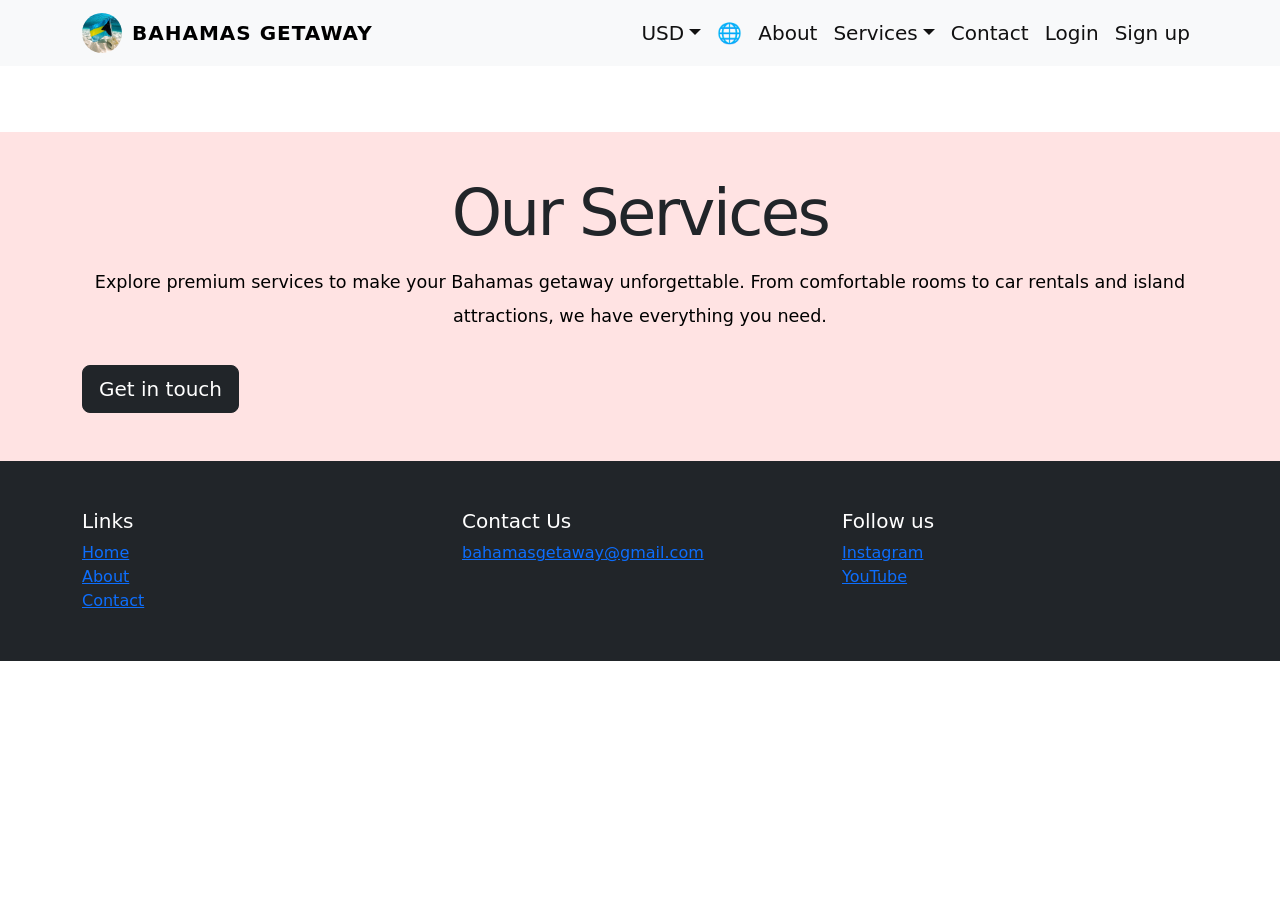
<file: Services.html>
﻿<!DOCTYPE html>
<html lang="en">

<head>
    <meta charset="UTF-8">
    <meta name="viewport" content="width=device-width, initial-scale=1.0">
    <title>Services | Bahamas Getaway</title>
    <link rel="icon" type="image/png" href="images/favicon-32x32.png">
    <link rel="stylesheet" href="https://cdn.jsdelivr.net/npm/bootstrap@5.3.0/dist/css/bootstrap.min.css">
    <link rel="stylesheet" href="styles.css">
    <script src="https://cdn.jsdelivr.net/npm/bootstrap@5.3.0/dist/js/bootstrap.bundle.min.js"></script>


</head>

<body>
    <nav class="navbar navbar-expand-lg navbar-light bg-light fixed-top">
        <div class="container">
            <a class="navbar-brand fw-bold" href="index.html">

                <div id="id-logo">
                    <img src="images/bha.jpg" id="Logo" alt="The Bahamas flag under the ocean"
                        style="height: 40px; margin-right: 10px;"> Bahamas Getaway
                </div>
            </a>


            <button class="navbar-toggler" type="button" data-bs-toggle="collapse" data-bs-target="#navMenu"
                aria-controls="navMenu" aria-expanded="false" aria-label="Toggle navigation">
                <span class="navbar-toggler-icon"></span>
            </button>

            <div class="collapse navbar-collapse" id="navMenu">
                <ul class="navbar-nav ms-auto">
                    <li class="nav-item dropdown">
                        <a class="nav-link dropdown-toggle" href="#" id="currencyDropdown" role="button"
                            data-bs-toggle="dropdown" aria-expanded="false">USD</a>
                        <ul class="dropdown-menu" aria-labelledby="currencyDropdown">
                            <li><a class="dropdown-item" href="#">USD ($)</a></li>
                            <li><a class="dropdown-item" href="#">BWP (P)</a></li>
                            <li><a class="dropdown-item" href="#">EUR (€)</a></li>
                            <li><a class="dropdown-item" href="#">GBP (£)</a></li>
                        </ul>
                    </li>
                    <li class="nav-item dropdown">
                        <a class="nav-link" href="#" id="languageDropdown" role="button" data-bs-toggle="dropdown"
                            aria-expanded="false">🌐</a>
                        <ul class="dropdown-menu" aria-labelledby="languageDropdown">
                            <li><a class="dropdown-item" href="#">English</a></li>
                            <li><a class="dropdown-item" href="#">Español</a></li>
                            <li><a class="dropdown-item" href="#">Français</a></li>
                        </ul>
                    </li>
                    <li class="nav-item"><a class="nav-link" href="About.html">About</a></li>
                    <li class="nav-item dropdown">
                        <a class="nav-link dropdown-toggle" href="#" id="servicesDropdown" role="button"
                            data-bs-toggle="dropdown" aria-expanded="false">Services</a>
                        <ul class="dropdown-menu" aria-labelledby="servicesDropdown">
                            <li><a class="dropdown-item" href="Rooms.html">Rooms</a></li>
                            <li><a class="dropdown-item" href="CarRental.html">Car rental</a></li>
                            <li><a class="dropdown-item" href="Attractions.html">Attractions</a></li>
                        </ul>
                    </li>
                    <li class="nav-item"><a class="nav-link" href="Contact.html">Contact</a></li>
                    <li class="nav-item"><a class="nav-link" href="Login.html">Login</a></li>
                    <li class="nav-item"><a class="nav-link" href="SignUp.html">Sign up</a></li>
                </ul>
            </div>
        </div>
    </nav>

    <main class="mt-5 pt-4">
        <section class="hero py-5">
            <div class="container text-center text-lg-start">
                <h1>Our Services</h1>
                <p>Explore premium services to make your Bahamas getaway unforgettable. From comfortable rooms to car
                    rentals and island attractions, we have everything you need.</p>
                <a href="Contact.html" class="btn btn-dark btn-lg">Get in touch</a>
            </div>
        </section>
    </main>

    <footer class="bg-dark text-white py-5">
        <div class="container">
            <div class="row gy-4">
                <div class="col-md-4">
                    <h5>Links</h5>
                    <a href="index.html">Home</a><br>
                    <a href="About.html">About</a><br>
                    <a href="Contact.html">Contact</a>
                </div>
                <div class="col-md-4">
                    <h5>Contact Us</h5>
                    <a href="mailto:bahamasgetaway@gmail.com">bahamasgetaway@gmail.com</a>
                </div>
                <div class="col-md-4">
                    <h5>Follow us</h5>
                    <a href="#">Instagram</a><br>
                    <a href="#">YouTube</a>
                </div>
            </div>
        </div>
    </footer>
</body>

</html>
</file>
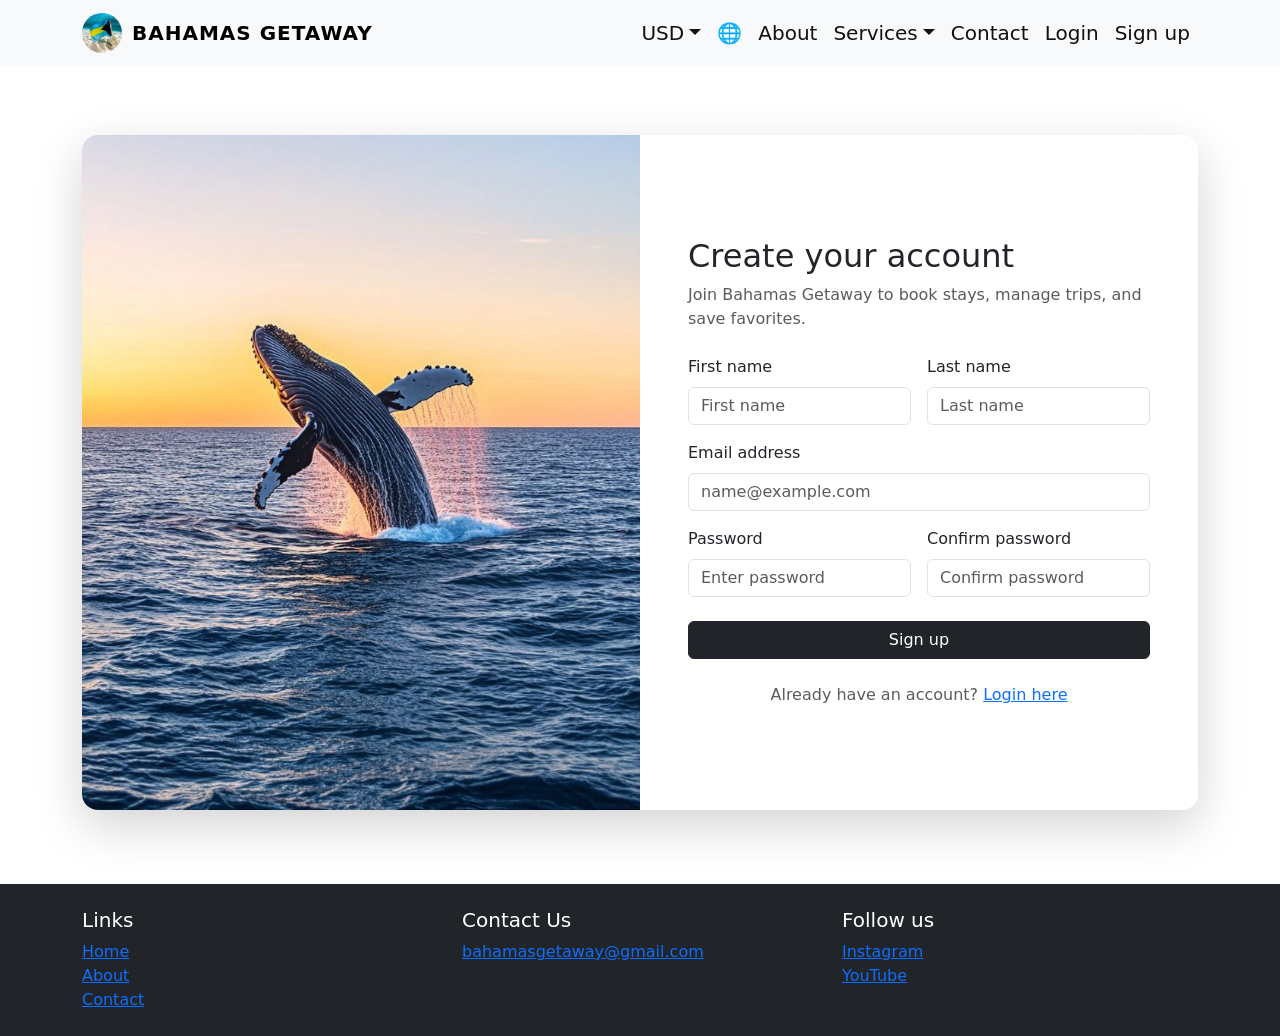
<file: SignUp.html>
<!DOCTYPE html>
<html lang="en">

<head>
    <meta charset="UTF-8">
    <meta name="viewport" content="width=device-width, initial-scale=1.0">
    <title>Sign Up | Bahamas Getaway</title>
    <link rel="icon" type="image/png" href="images/favicon-32x32.png">
    <link href="https://cdn.jsdelivr.net/npm/bootstrap@5.3.0/dist/css/bootstrap.min.css" rel="stylesheet">
    <link rel="stylesheet" href="styles.css">
    <script src="https://cdn.jsdelivr.net/npm/bootstrap@5.3.0/dist/js/bootstrap.bundle.min.js"></script>

</head>

<body>
    <nav class="navbar navbar-expand-lg navbar-light bg-light fixed-top">
        <div class="container">
            <a class="navbar-brand fw-bold" href="index.html">

                <div id="id-logo">
                    <img src="images/bha.jpg" id="Logo" alt="The Bahamas flag under the ocean"
                        style="height: 40px; margin-right: 10px;"> Bahamas Getaway
                </div>
            </a>


            <button class="navbar-toggler" type="button" data-bs-toggle="collapse" data-bs-target="#navMenu"
                aria-controls="navMenu" aria-expanded="false" aria-label="Toggle navigation">
                <span class="navbar-toggler-icon"></span>
            </button>

            <div class="collapse navbar-collapse" id="navMenu">
                <ul class="navbar-nav ms-auto">
                    <li class="nav-item dropdown">
                        <a class="nav-link dropdown-toggle" href="#" id="currencyDropdown" role="button"
                            data-bs-toggle="dropdown" aria-expanded="false">USD</a>
                        <ul class="dropdown-menu" aria-labelledby="currencyDropdown">
                            <li><a class="dropdown-item" href="#">USD ($)</a></li>
                            <li><a class="dropdown-item" href="#">BWP (P)</a></li>
                            <li><a class="dropdown-item" href="#">EUR (€)</a></li>
                            <li><a class="dropdown-item" href="#">GBP (£)</a></li>
                        </ul>
                    </li>
                    <li class="nav-item dropdown">
                        <a class="nav-link" href="#" id="languageDropdown" role="button" data-bs-toggle="dropdown"
                            aria-expanded="false">🌐</a>
                        <ul class="dropdown-menu" aria-labelledby="languageDropdown">
                            <li><a class="dropdown-item" href="#">English</a></li>
                            <li><a class="dropdown-item" href="#">Español</a></li>
                            <li><a class="dropdown-item" href="#">Français</a></li>
                        </ul>
                    </li>
                    <li class="nav-item"><a class="nav-link" href="About.html">About</a></li>
                    <li class="nav-item dropdown">
                        <a class="nav-link dropdown-toggle" href="#" id="servicesDropdown" role="button"
                            data-bs-toggle="dropdown" aria-expanded="false">Services</a>
                        <ul class="dropdown-menu" aria-labelledby="servicesDropdown">
                            <li><a class="dropdown-item" href="Rooms.html">Rooms</a></li>
                            <li><a class="dropdown-item" href="CarRental.html">Car rental</a></li>
                            <li><a class="dropdown-item" href="Attractions.html">Attractions</a></li>
                        </ul>
                    </li>
                    <li class="nav-item"><a class="nav-link" href="Contact.html">Contact</a></li>
                    <li class="nav-item"><a class="nav-link" href="Login.html">Login</a></li>
                    <li class="nav-item"><a class="nav-link" href="SignUp.html">Sign up</a></li>
                        </ul>
                    </li>
                </ul>
            </div>
        </div>
    </nav>

    <main class="auth-page" style="min-height: calc(100vh - 76px); display: flex; align-items: center; background: #ffffff;">
    <div class="container py-5">
        <div class="row g-0 shadow-lg rounded-4 overflow-hidden" style="min-height: 500px;">

        
            <div class="col-lg-6 d-none d-lg-block">
                <img src="images/sign up.jpg" alt="Bahamas beach"
                    style="width: 100%; height: 75vh; object-fit: cover;">
            </div>

            <div class="col-lg-6 bg-white p-5 d-flex flex-column justify-content-center">
                <h2 class="mb-2">Create your account</h2>
                <p class="text-muted mb-4">Join Bahamas Getaway to book stays, manage trips, and save favorites.</p>
                <form action="#" method="post" novalidate>
                    <div class="row g-3">
                        <div class="col-md-6">
                            <label for="firstName" class="form-label">First name</label>
                            <input type="text" class="form-control" id="firstName" name="firstName"
                                placeholder="First name" required>
                        </div>
                        <div class="col-md-6">
                            <label for="lastName" class="form-label">Last name</label>
                            <input type="text" class="form-control" id="lastName" name="lastName"
                                placeholder="Last name" required>
                        </div>
                    </div>
                    <div class="mb-3 mt-3">
                        <label for="signupEmail" class="form-label">Email address</label>
                        <input type="email" class="form-control" id="signupEmail" name="email"
                            placeholder="name@example.com" required>
                    </div>
                    <div class="row g-3">
                        <div class="col-md-6">
                            <label for="signupPassword" class="form-label">Password</label>
                            <input type="password" class="form-control" id="signupPassword" name="password"
                                placeholder="Enter password" required>
                        </div>
                        <div class="col-md-6">
                            <label for="confirmPassword" class="form-label">Confirm password</label>
                            <input type="password" class="form-control" id="confirmPassword" name="confirmPassword"
                                placeholder="Confirm password" required>
                        </div>
                    </div>
                    <button type="submit" class="btn btn-dark w-100 mt-4">Sign up</button>
                </form>
                <p class="text-center text-muted mt-4 mb-0">Already have an account? <a href="Login.html">Login here</a></p>
            </div>

        </div>
    </div>
</main>
    <footer class="bg-dark text-white py-4">
        <div class="container">
            <div class="row gy-3">
                <div class="col-md-4">
                    <h5>Links</h5>
                    <a href="index.html">Home</a><br>
                    <a href="About.html">About</a><br>
                    <a href="Contact.html">Contact</a>
                </div>
                <div class="col-md-4">
                    <h5>Contact Us</h5>
                    <a href="mailto:bahamasgetaway@gmail.com">bahamasgetaway@gmail.com</a>
                </div>
                <div class="col-md-4">
                    <h5>Follow us</h5>
                    <a href="#">Instagram</a><br>
                    <a href="#">YouTube</a>
                </div>
            </div>
        </div>
    </footer>
</body>

</html>
</file>
<file: styles.css>
:root {
  color-scheme: light;
  font-family: "Inter", system-ui, -apple-system, BlinkMacSystemFont, "Segoe UI", sans-serif;
  color: #111111;
  background: #ffffff;
}


body {
  margin: 0;
  background: #ffffff;
  padding-top: 60px;
}

img {
  max-width: 100%;
  display: block;
}


.navbar-brand {
  font-size: 1.25rem;
  letter-spacing: 0.05em;
  text-transform: uppercase;
}

#id-logo {
  display: flex;
  align-items: center;
}

#Logo {
  height: 40px;
  width: 40px;
  margin-right: 10px;
  border-radius: 50%;
}


.navbar .nav-link {
  color: #111111 !important;
  transition: color 0.2s ease;
  font-size: 1.25rem;
}

.navbar .nav-link:hover,.navbar .nav-link:focus {
  color: #000000;
}

.hero {
  background: #ffe3e3;
  min-height: calc(100vh - 76px);
  display: flex;
  flex-direction: column;
  justify-content: center;
}
main .hero {
  min-height: 300px;
  padding: 3rem 0;
}

.hero h1 {
  font-size: clamp(2.8rem, 5vw, 4.5rem);
  line-height: 1.05;
  margin-bottom: 1.2rem;
  letter-spacing: -0.04em;
  text-align: center;
}

.hero p {
  font-size: 1.1rem;
  line-height: 1.9;
  color: #000000;
  margin-bottom: 2rem;
  text-align: center;
}

.hero .btn-primary {
  border: none;
  padding: 0.95rem 2rem;
  font-weight: 600;
  display: inline-block;
  align-items: center;
}

.btn .btn-primary {
  justify-content: center;
}



.hero-image img {
  width: 100%;
  height: 400px;
  display: block;
  border-radius: none;
}

#Rooms img {
  height: 280px;
  object-fit: cover;
}

#Attractions img {
  height: 180px;
  width: 100%;
  object-fit: cover;
}

.section-header {
  background: #12f7eb;
  padding: 0.85rem 1.5rem;
}

.section-header h2 {
  font-size: 1.4rem;
  font-weight: 700;
  margin-bottom: 0;
}

.section-header p {
  font-size: 0.9rem;
  margin-bottom: 0;
  color: #111111;
}


.card {
  background: #ffffff;
  border-radius: 24px;
  overflow: hidden;
   box-shadow: 0 4px 20px rgba(0, 0, 0, 0);
  transition: transform 0.2s ease;

}

.card:hover {
  transform: translateY(-4px);
}

.card-img-top {
  width: 100%;
  height: 240px;
  object-fit: cover;
}

.auth-page .rounded-4 {
  border-radius: 1rem !important;
}

.site-footer {
  background: #0d1117;
  color: rgba(255, 255, 255, 0.72);
  padding: 3.5rem 0;
}

.site-footer a {
  color: rgba(255, 255, 255, 0.78);
  text-decoration: none;
}

.site-footer a:hover {
  color: #ffffff;
}

.site-footer h5 {
  color: #9b9b9b;
  margin-bottom: 1rem;
}


footer a:hover {
  color: #030303;
}

footer p {
  color: #ddd;
}
</file>
